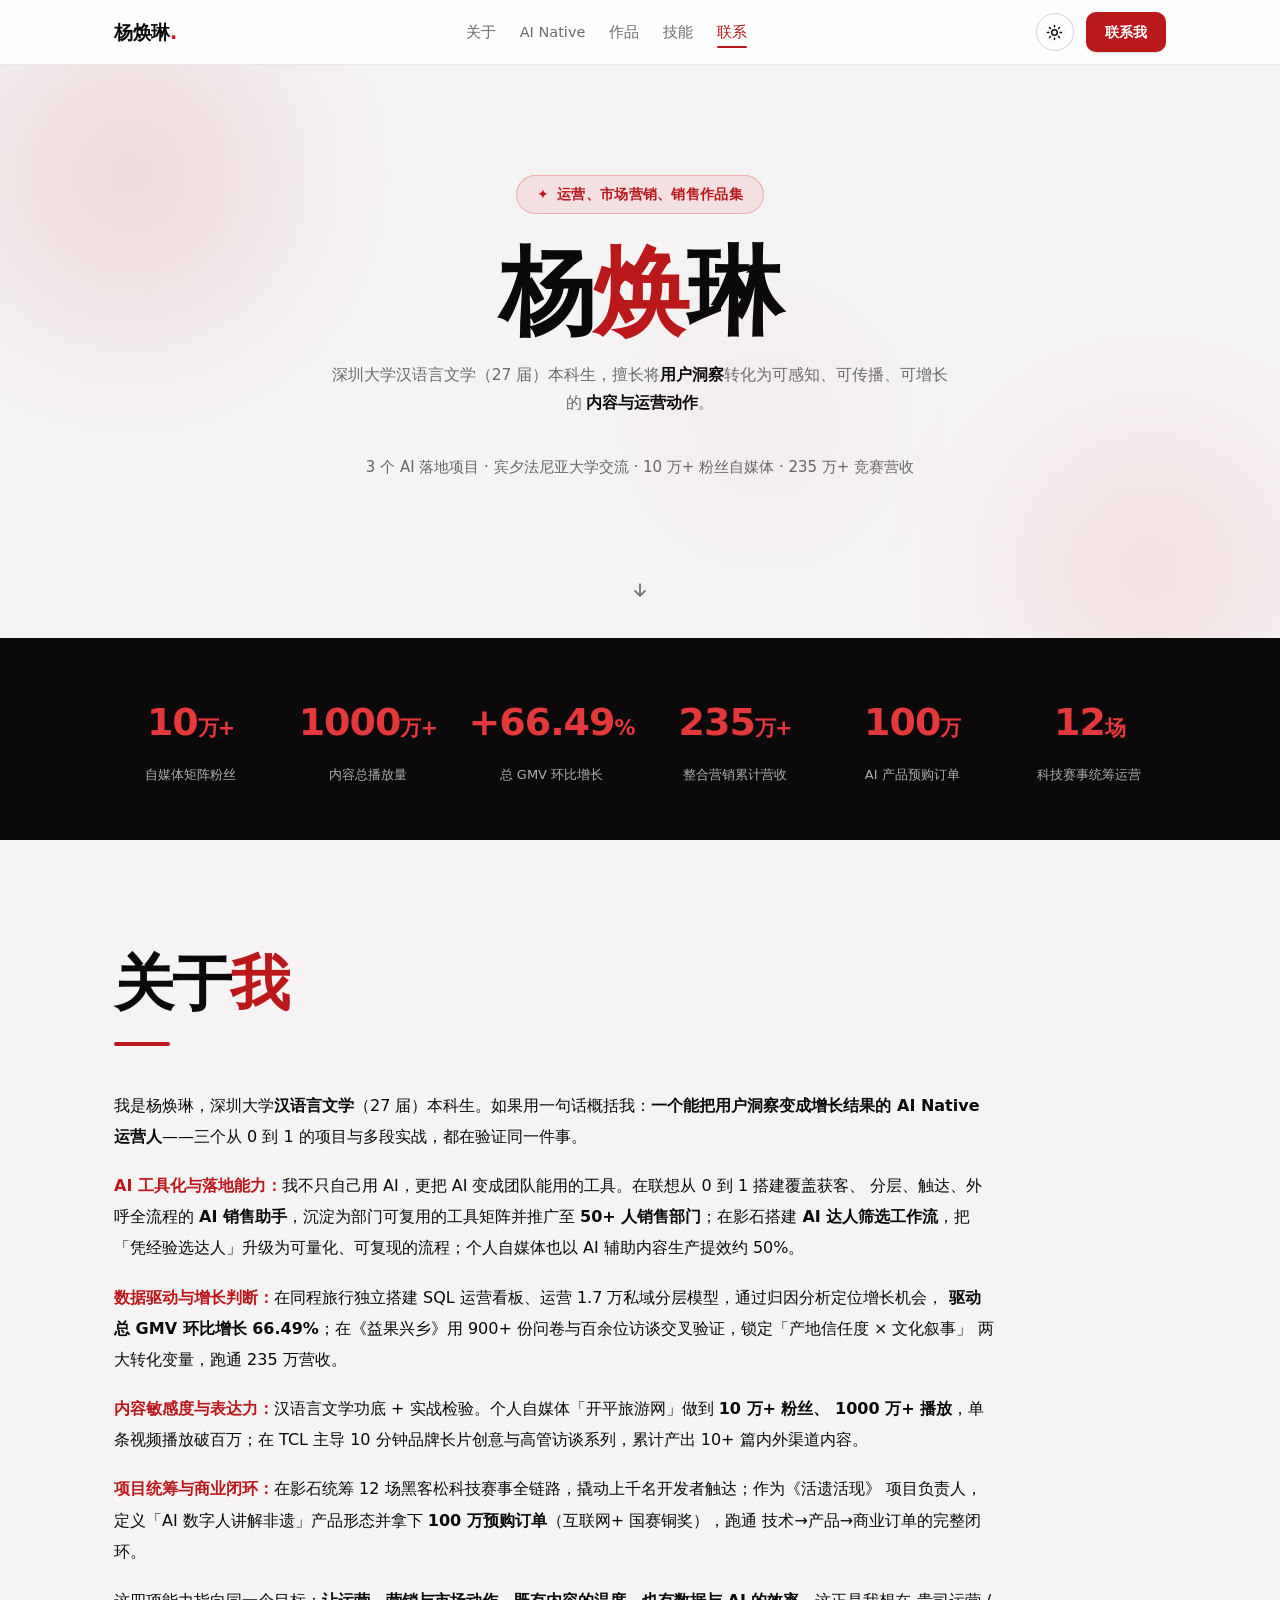
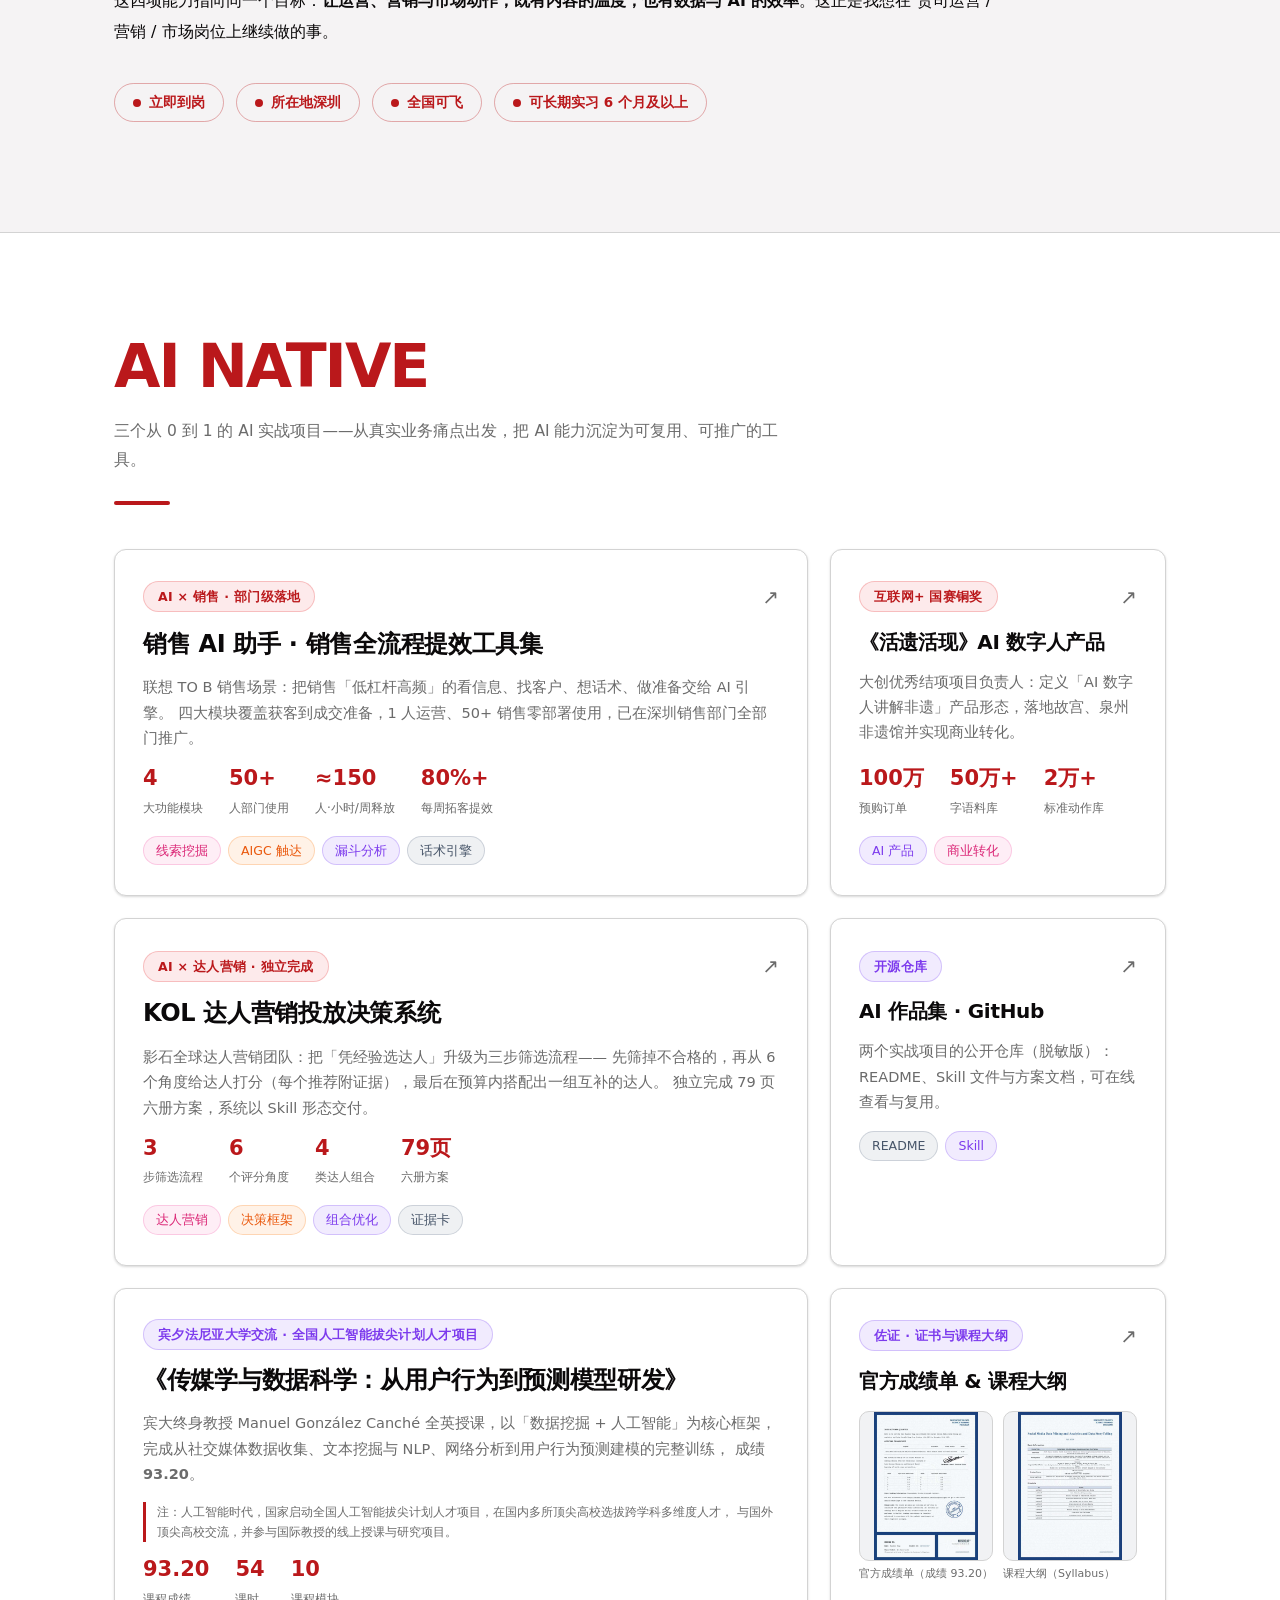
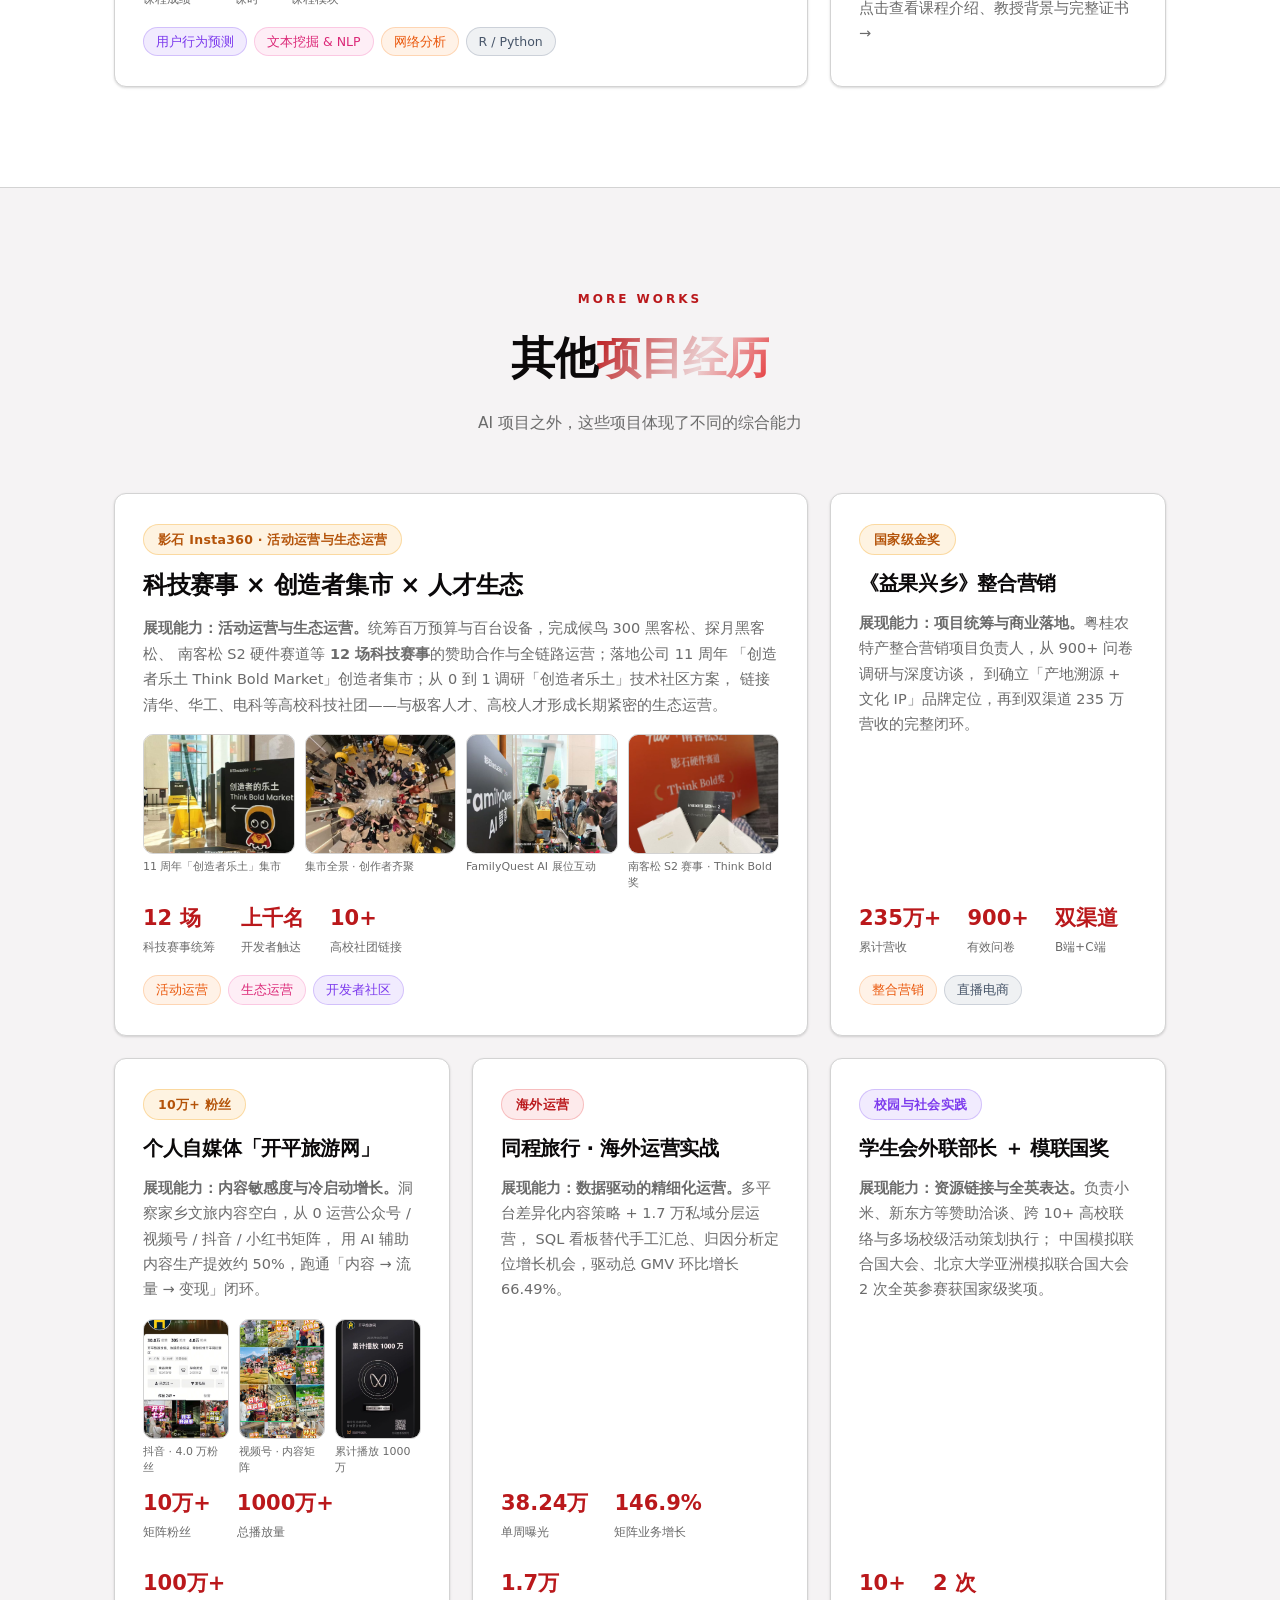
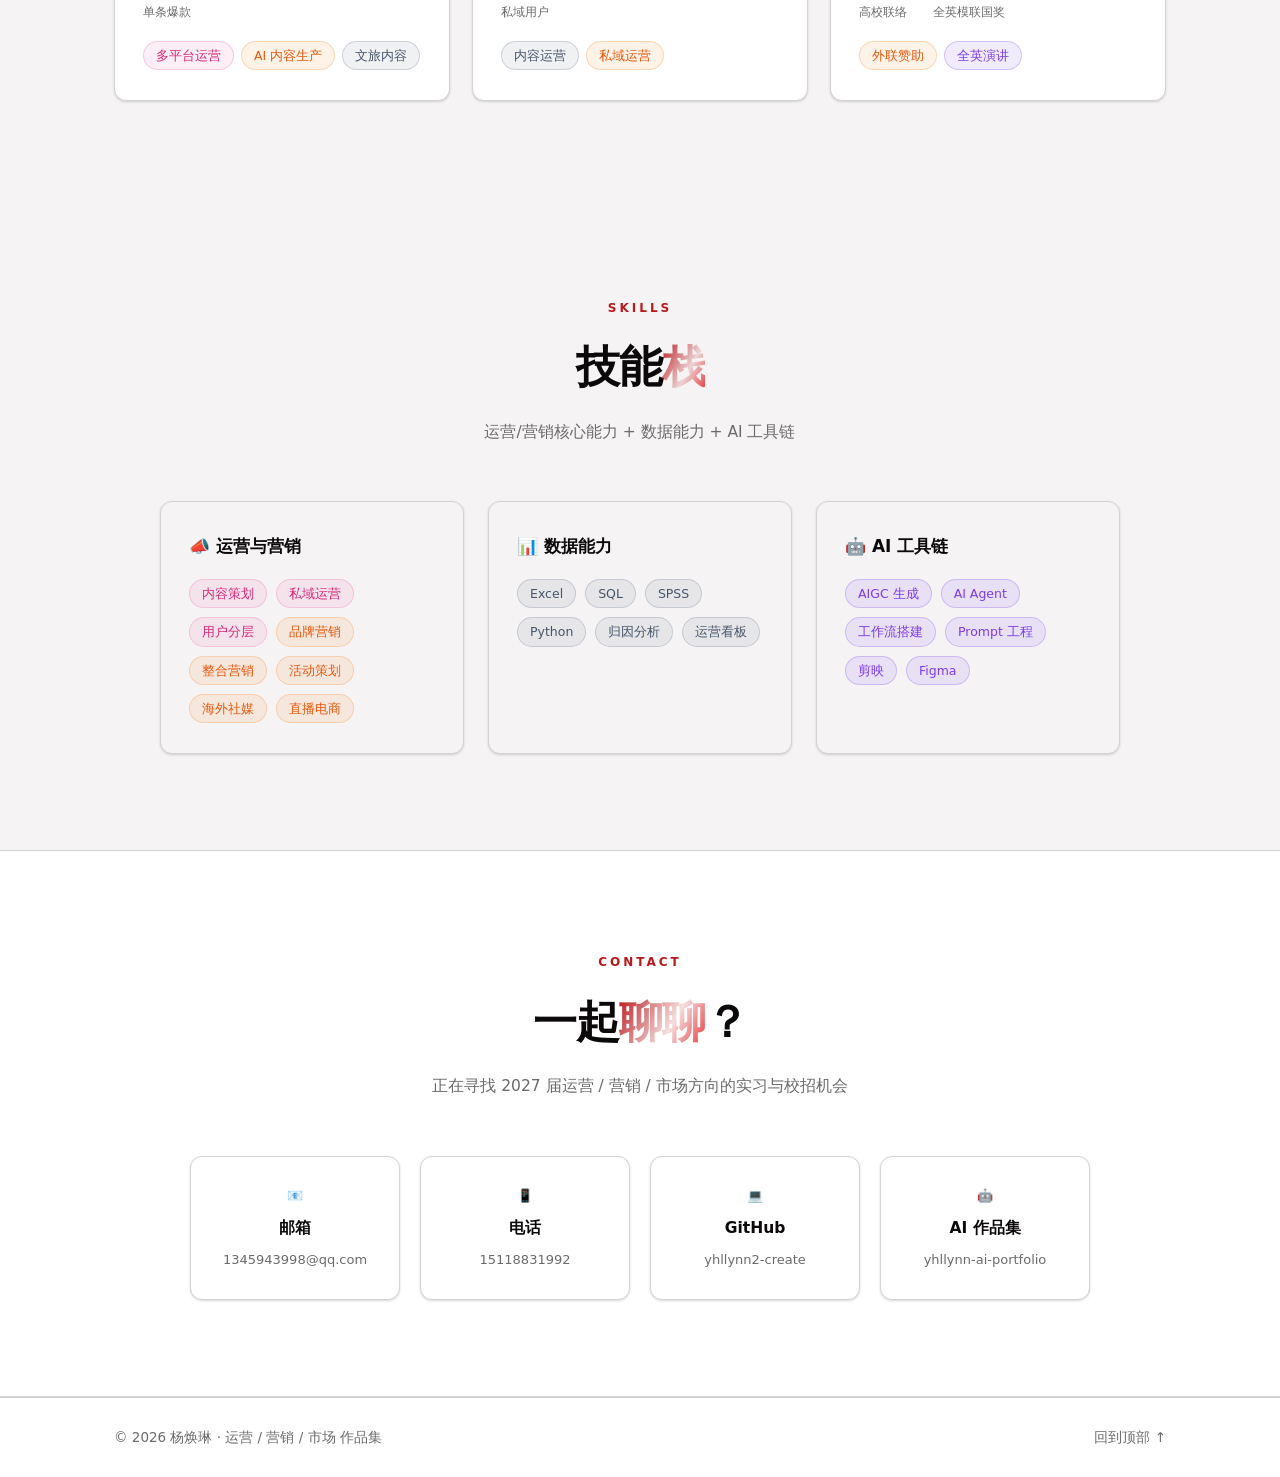
<file: index.html>
<!DOCTYPE html>
<html lang="zh-CN" class="">
<head>
  <meta charset="utf-8" />
  <meta name="viewport" content="width=device-width, initial-scale=1" />
  <title>杨焕琳 | 运营、市场营销、销售作品集</title>
  <meta name="description" content="杨焕琳，深圳大学汉语言文学27届本科生，主攻运营、营销、市场方向。10万+粉丝自媒体操盘、总GMV环比+66.49%、国家级金奖项目负责人。内容策划、数据驱动运营、AI工具链实战。" />
  <meta name="keywords" content="杨焕琳,运营,内容运营,用户运营,市场营销,品牌营销,海外运营,作品集,深圳大学,自媒体,AI营销,AI Native" />
  <meta name="robots" content="index, follow" />
  <meta name="googlebot" content="index, follow, max-video-preview:-1, max-image-preview:large, max-snippet:-1" />
  <meta property="og:title" content="杨焕琳 | 运营、市场营销、销售作品集" />
  <meta property="og:description" content="内容策划、数据驱动运营、整合营销与 AI×营销作品集。" />
  <meta property="og:locale" content="zh_CN" />
  <meta property="og:type" content="website" />
  <meta name="twitter:card" content="summary_large_image" />
  <meta name="twitter:title" content="杨焕琳 | 运营、市场营销、销售作品集" />
  <meta name="twitter:description" content="内容策划、数据驱动运营、整合营销与 AI×营销作品集。" />
  <link rel="stylesheet" href="styles.css" />
  <script type="application/ld+json">
  {
    "@context": "https://schema.org",
    "@type": "Person",
    "name": "杨焕琳",
    "jobTitle": "运营/营销/市场 方向求职",
    "email": "1345943998@qq.com",
    "telephone": "+8615118831992",
    "address": { "@type": "PostalAddress", "addressLocality": "Shenzhen", "addressCountry": "CN" },
    "alumniOf": "深圳大学",
    "knowsAbout": ["内容运营", "用户运营", "市场营销", "品牌营销", "海外运营", "私域运营", "数据分析", "SQL", "AIGC", "AI Agent", "活动策划", "直播电商"]
  }
  </script>
</head>
<body>
  <!-- ===== 吸顶毛玻璃导航 ===== -->
  <header class="nav" id="nav">
    <div class="nav-inner">
      <a href="#hero" class="nav-logo">杨焕琳<span class="nav-logo-dot">.</span></a>
      <nav class="nav-links" id="navLinks">
        <a href="#about" class="nav-link">关于</a>
        <a href="#ai-native" class="nav-link">AI Native</a>
        <a href="#works" class="nav-link">作品</a>
        <a href="#skills" class="nav-link">技能</a>
        <a href="#contact" class="nav-link">联系</a>
      </nav>
      <div class="nav-actions">
        <button class="theme-toggle" id="themeToggle" aria-label="切换明暗主题">
          <svg class="icon-sun" viewBox="0 0 24 24" fill="none" stroke="currentColor" stroke-width="2" stroke-linecap="round" stroke-linejoin="round"><circle cx="12" cy="12" r="4"/><path d="M12 2v2m0 16v2M4.93 4.93l1.41 1.41m11.32 11.32 1.41 1.41M2 12h2m16 0h2M4.93 19.07l1.41-1.41M17.66 6.34l1.41-1.41"/></svg>
          <svg class="icon-moon" viewBox="0 0 24 24" fill="none" stroke="currentColor" stroke-width="2" stroke-linecap="round" stroke-linejoin="round"><path d="M21 12.79A9 9 0 1 1 11.21 3 7 7 0 0 0 21 12.79z"/></svg>
        </button>
        <a href="#contact" class="btn btn-primary nav-cta">联系我</a>
      </div>
    </div>
  </header>

  <main>
    <!-- ===== Hero 区（居中布局，无头像） ===== -->
    <section class="hero hero-center" id="hero">
      <div class="hero-bg" aria-hidden="true">
        <div class="blob blob-1"></div>
        <div class="blob blob-2"></div>
        <div class="blob blob-3"></div>
      </div>
      <div class="hero-center-inner">
        <span class="hero-chip reveal">
          <span class="chip-icon">✦</span>
          运营、市场营销、销售作品集
        </span>
        <h1 class="hero-name reveal">
          <span class="hero-name-black">杨</span><span class="hero-name-red">焕</span><span class="hero-name-black">琳</span>
        </h1>
        <p class="hero-desc reveal">
          深圳大学汉语言文学（27 届）本科生，擅长将<strong>用户洞察</strong>转化为可感知、可传播、可增长的
          <strong>内容与运营动作</strong>。
        </p>
        <p class="hero-desc reveal" style="font-size: 15px; color: #666; margin-top: 4px;">
          3 个 AI 落地项目 · 宾夕法尼亚大学交流 · 10 万+ 粉丝自媒体 · 235 万+ 竞赛营收
        </p>
      </div>
      <a href="#stats" class="hero-scroll" aria-label="向下滚动">
        <svg viewBox="0 0 24 24" fill="none" stroke="currentColor" stroke-width="2" stroke-linecap="round" stroke-linejoin="round"><path d="M12 5v14m0 0 6-6m-6 6-6-6"/></svg>
      </a>
    </section>

    <!-- ===== 数据亮点条 ===== -->
    <section class="stats" id="stats">
      <div class="stats-inner">
        <div class="stat reveal">
          <b class="stat-num">10<span>万+</span></b>
          <span class="stat-label">自媒体矩阵粉丝</span>
        </div>
        <div class="stat reveal">
          <b class="stat-num">1000<span>万+</span></b>
          <span class="stat-label">内容总播放量</span>
        </div>
        <div class="stat reveal">
          <b class="stat-num">+66.49<span>%</span></b>
          <span class="stat-label">总 GMV 环比增长</span>
        </div>
        <div class="stat reveal">
          <b class="stat-num">235<span>万+</span></b>
          <span class="stat-label">整合营销累计营收</span>
        </div>
        <div class="stat reveal">
          <b class="stat-num">100<span>万</span></b>
          <span class="stat-label">AI 产品预购订单</span>
        </div>
        <div class="stat reveal">
          <b class="stat-num">12<span>场</span></b>
          <span class="stat-label">科技赛事统筹运营</span>
        </div>
      </div>
    </section>

    <!-- ===== 关于我（JD 匹配个人介绍） ===== -->
    <section class="section about-prose-section" id="about">
      <div class="container">
        <div class="prose-head reveal">
          <h2 class="prose-title">
            <span class="title-black">关于</span><span class="title-red">我</span>
          </h2>
          <div class="prose-divider"></div>
        </div>

        <div class="prose-body reveal">
          <p>
            我是杨焕琳，深圳大学<b>汉语言文学</b>（27 届）本科生。如果用一句话概括我：<b>一个能把用户洞察变成增长结果的
            AI Native 运营人</b>——三个从 0 到 1 的项目与多段实战，都在验证同一件事。
          </p>
          <p>
            <b class="hl">AI 工具化与落地能力：</b>我不只自己用 AI，更把 AI 变成团队能用的工具。在联想从 0 到 1 搭建覆盖获客、
            分层、触达、外呼全流程的 <b>AI 销售助手</b>，沉淀为部门可复用的工具矩阵并推广至 <b>50+ 人销售部门</b>；在影石搭建
            <b>AI 达人筛选工作流</b>，把「凭经验选达人」升级为可量化、可复现的流程；个人自媒体也以 AI 辅助内容生产提效约 50%。
          </p>
          <p>
            <b class="hl">数据驱动与增长判断：</b>在同程旅行独立搭建 SQL 运营看板、运营 1.7 万私域分层模型，通过归因分析定位增长机会，
            <b>驱动总 GMV 环比增长 66.49%</b>；在《益果兴乡》用 900+ 份问卷与百余位访谈交叉验证，锁定「产地信任度 × 文化叙事」
            两大转化变量，跑通 235 万营收。
          </p>
          <p>
            <b class="hl">内容敏感度与表达力：</b>汉语言文学功底 + 实战检验。个人自媒体「开平旅游网」做到 <b>10 万+ 粉丝、
            1000 万+ 播放</b>，单条视频播放破百万；在 TCL 主导 10 分钟品牌长片创意与高管访谈系列，累计产出 10+ 篇内外渠道内容。
          </p>
          <p>
            <b class="hl">项目统筹与商业闭环：</b>在影石统筹 12 场黑客松科技赛事全链路，撬动上千名开发者触达；作为《活遗活现》
            项目负责人，定义「AI 数字人讲解非遗」产品形态并拿下 <b>100 万预购订单</b>（互联网+ 国赛铜奖），跑通
            技术→产品→商业订单的完整闭环。
          </p>
          <p>
            这四项能力指向同一个目标：<b>让运营、营销与市场动作，既有内容的温度，也有数据与 AI 的效率</b>。这正是我想在
            贵司运营 / 营销 / 市场岗位上继续做的事。
          </p>
        </div>

        <div class="prose-pills reveal">
          <span class="pill"><span class="pill-dot"></span>立即到岗</span>
          <span class="pill"><span class="pill-dot"></span>所在地深圳</span>
          <span class="pill"><span class="pill-dot"></span>全国可飞</span>
          <span class="pill"><span class="pill-dot"></span>可长期实习 6 个月及以上</span>
        </div>
      </div>
    </section>

    <!-- ===== AI NATIVE：三个 AI 实战项目 ===== -->
    <section class="section section-alt ai-native-section" id="ai-native">
      <div class="container">
        <div class="prose-head reveal">
          <h2 class="prose-title">
            <span class="title-red">AI NATIVE</span>
          </h2>
          <p class="prose-subtitle">
            三个从 0 到 1 的 AI 实战项目——从真实业务痛点出发，把 AI 能力沉淀为可复用、可推广的工具。
          </p>
          <div class="prose-divider"></div>
        </div>

        <div class="bento-grid">
          <!-- 大卡片：联想 销售 AI 助手 -->
          <a href="project-sales-ai.html" class="bento-card bento-lg reveal">
            <div class="bento-top">
              <span class="badge badge-red">AI × 销售 · 部门级落地</span>
              <span class="bento-arrow">↗</span>
            </div>
            <h3 class="bento-title">销售 AI 助手 · 销售全流程提效工具集</h3>
            <p class="bento-desc">
              联想 TO B 销售场景：把销售「低杠杆高频」的看信息、找客户、想话术、做准备交给 AI 引擎。
              四大模块覆盖获客到成交准备，1 人运营、50+ 销售零部署使用，已在深圳销售部门全部门推广。
            </p>
            <div class="bento-stats">
              <div><b>4</b><span>大功能模块</span></div>
              <div><b>50+</b><span>人部门使用</span></div>
              <div><b>≈150</b><span>人·小时/周释放</span></div>
              <div><b>80%+</b><span>每周拓客提效</span></div>
            </div>
            <div class="bento-tags">
              <span class="tag tag-pink">线索挖掘</span>
              <span class="tag tag-orange">AIGC 触达</span>
              <span class="tag tag-violet">漏斗分析</span>
              <span class="tag tag-slate">话术引擎</span>
            </div>
          </a>

          <!-- 活遗活现 -->
          <a href="project-hyhx.html" class="bento-card reveal">
            <div class="bento-top">
              <span class="badge badge-red">互联网+ 国赛铜奖</span>
              <span class="bento-arrow">↗</span>
            </div>
            <h3 class="bento-title">《活遗活现》AI 数字人产品</h3>
            <p class="bento-desc">
              大创优秀结项项目负责人：定义「AI 数字人讲解非遗」产品形态，落地故宫、泉州非遗馆并实现商业转化。
            </p>
            <div class="bento-stats">
              <div><b>100万</b><span>预购订单</span></div>
              <div><b>50万+</b><span>字语料库</span></div>
              <div><b>2万+</b><span>标准动作库</span></div>
            </div>
            <div class="bento-tags">
              <span class="tag tag-violet">AI 产品</span>
              <span class="tag tag-pink">商业转化</span>
            </div>
          </a>

          <!-- 大卡片：影石 KOL 达人营销投放决策系统 -->
          <a href="project-insta360-kol.html" class="bento-card bento-lg reveal">
            <div class="bento-top">
              <span class="badge badge-red">AI × 达人营销 · 独立完成</span>
              <span class="bento-arrow">↗</span>
            </div>
            <h3 class="bento-title">KOL 达人营销投放决策系统</h3>
            <p class="bento-desc">
              影石全球达人营销团队：把「凭经验选达人」升级为三步筛选流程——
              先筛掉不合格的，再从 6 个角度给达人打分（每个推荐附证据），最后在预算内搭配出一组互补的达人。
              独立完成 79 页六册方案，系统以 Skill 形态交付。
            </p>
            <div class="bento-stats">
              <div><b>3</b><span>步筛选流程</span></div>
              <div><b>6</b><span>个评分角度</span></div>
              <div><b>4</b><span>类达人组合</span></div>
              <div><b>79页</b><span>六册方案</span></div>
            </div>
            <div class="bento-tags">
              <span class="tag tag-pink">达人营销</span>
              <span class="tag tag-orange">决策框架</span>
              <span class="tag tag-violet">组合优化</span>
              <span class="tag tag-slate">证据卡</span>
            </div>
          </a>

          <!-- GitHub 仓库小卡 -->
          <a href="https://github.com/yhllynn2-create/yhllynn-ai-portfolio" target="_blank" rel="noopener" class="bento-card reveal">
            <div class="bento-top">
              <span class="badge badge-violet">开源仓库</span>
              <span class="bento-arrow">↗</span>
            </div>
            <h3 class="bento-title">AI 作品集 · GitHub</h3>
            <p class="bento-desc">
              两个实战项目的公开仓库（脱敏版）：README、Skill 文件与方案文档，可在线查看与复用。
            </p>
            <div class="bento-tags">
              <span class="tag tag-slate">README</span>
              <span class="tag tag-violet">Skill</span>
            </div>
          </a>

          <!-- 宾夕法尼亚大学交流 -->
          <div class="bento-card bento-lg reveal">
            <div class="bento-top">
              <span class="badge badge-violet">宾夕法尼亚大学交流 · 全国人工智能拔尖计划人才项目</span>
            </div>
            <h3 class="bento-title">《传媒学与数据科学：从用户行为到预测模型研发》</h3>
            <p class="bento-desc">
              宾大终身教授 Manuel González Canché 全英授课，以「数据挖掘 + 人工智能」为核心框架，
              完成从社交媒体数据收集、文本挖掘与 NLP、网络分析到用户行为预测建模的完整训练，
              成绩 <b>93.20</b>。
            </p>
            <p class="note-small">
              注：人工智能时代，国家启动全国人工智能拔尖计划人才项目，在国内多所顶尖高校选拔跨学科多维度人才，
              与国外顶尖高校交流，并参与国际教授的线上授课与研究项目。
            </p>
            <div class="bento-stats">
              <div><b>93.20</b><span>课程成绩</span></div>
              <div><b>54</b><span>课时</span></div>
              <div><b>10</b><span>课程模块</span></div>
            </div>
            <div class="bento-tags">
              <span class="tag tag-violet">用户行为预测</span>
              <span class="tag tag-pink">文本挖掘 &amp; NLP</span>
              <span class="tag tag-orange">网络分析</span>
              <span class="tag tag-slate">R / Python</span>
            </div>
          </div>

          <!-- 宾大交流佐证 -->
          <a href="project-upenn.html" class="bento-card reveal">
            <div class="bento-top">
              <span class="badge badge-violet">佐证 · 证书与课程大纲</span>
              <span class="bento-arrow">↗</span>
            </div>
            <h3 class="bento-title">官方成绩单 &amp; 课程大纲</h3>
            <div class="card-gallery card-gallery-2">
              <figure>
                <img src="assets/upenn/transcript.jpg" alt="宾大交流课程官方成绩单" loading="lazy" />
                <figcaption>官方成绩单（成绩 93.20）</figcaption>
              </figure>
              <figure>
                <img src="assets/upenn/syllabus.jpg" alt="宾大交流课程大纲" loading="lazy" />
                <figcaption>课程大纲（Syllabus）</figcaption>
              </figure>
            </div>
            <p class="bento-desc">点击查看课程介绍、教授背景与完整证书 →</p>
          </a>
        </div>
      </div>
    </section>

    <!-- ===== 其他项目经历 ===== -->
    <section class="section" id="works">
      <div class="container">
        <div class="section-head reveal">
          <span class="section-kicker">MORE WORKS</span>
          <h2 class="section-title">其他<span class="gradient-text">项目经历</span></h2>
          <p class="section-desc">AI 项目之外，这些项目体现了不同的综合能力</p>
        </div>
        <div class="bento-grid">
          <!-- 影石：活动运营与生态运营 -->
          <div class="bento-card bento-lg reveal">
            <div class="bento-top">
              <span class="badge badge-gold">影石 Insta360 · 活动运营与生态运营</span>
            </div>
            <h3 class="bento-title">科技赛事 × 创造者集市 × 人才生态</h3>
            <p class="bento-desc">
              <b>展现能力：活动运营与生态运营。</b>统筹百万预算与百台设备，完成候鸟 300 黑客松、探月黑客松、
              南客松 S2 硬件赛道等 <b>12 场科技赛事</b>的赞助合作与全链路运营；落地公司 11 周年
              「创造者乐土 Think Bold Market」创造者集市；从 0 到 1 调研「创造者乐土」技术社区方案，
              链接清华、华工、电科等高校科技社团——与极客人才、高校人才形成长期紧密的生态运营。
            </p>
            <div class="card-gallery">
              <figure>
                <img src="assets/insta360/think-bold-market.jpg" alt="影石11周年创造者乐土 Think Bold Market" loading="lazy" />
                <figcaption>11 周年「创造者乐土」集市</figcaption>
              </figure>
              <figure>
                <img src="assets/insta360/market-aerial.jpg" alt="创造者集市全景，开发者与创作者齐聚" loading="lazy" />
                <figcaption>集市全景 · 创作者齐聚</figcaption>
              </figure>
              <figure>
                <img src="assets/insta360/familyquest-booth.jpg" alt="FamilyQuest AI 管家展位现场互动" loading="lazy" />
                <figcaption>FamilyQuest AI 展位互动</figcaption>
              </figure>
              <figure>
                <img src="assets/insta360/hackathon-award.jpg" alt="南客松S2影石硬件赛道 Think Bold 奖" loading="lazy" />
                <figcaption>南客松 S2 赛事 · Think Bold 奖</figcaption>
              </figure>
            </div>
            <div class="bento-stats">
              <div><b>12 场</b><span>科技赛事统筹</span></div>
              <div><b>上千名</b><span>开发者触达</span></div>
              <div><b>10+</b><span>高校社团链接</span></div>
            </div>
            <div class="bento-tags">
              <span class="tag tag-orange">活动运营</span>
              <span class="tag tag-pink">生态运营</span>
              <span class="tag tag-violet">开发者社区</span>
            </div>
          </div>

          <!-- 益果兴乡 -->
          <div class="bento-card reveal">
            <div class="bento-top">
              <span class="badge badge-gold">国家级金奖</span>
            </div>
            <h3 class="bento-title">《益果兴乡》整合营销</h3>
            <p class="bento-desc">
              <b>展现能力：项目统筹与商业落地。</b>粤桂农特产整合营销项目负责人，从 900+ 问卷调研与深度访谈，
              到确立「产地溯源 + 文化 IP」品牌定位，再到双渠道 235 万营收的完整闭环。
            </p>
            <div class="bento-stats">
              <div><b>235万+</b><span>累计营收</span></div>
              <div><b>900+</b><span>有效问卷</span></div>
              <div><b>双渠道</b><span>B端+C端</span></div>
            </div>
            <div class="bento-tags">
              <span class="tag tag-orange">整合营销</span>
              <span class="tag tag-slate">直播电商</span>
            </div>
          </div>

          <!-- 自媒体 -->
          <div class="bento-card reveal">
            <div class="bento-top">
              <span class="badge badge-gold">10万+ 粉丝</span>
            </div>
            <h3 class="bento-title">个人自媒体「开平旅游网」</h3>
            <p class="bento-desc">
              <b>展现能力：内容敏感度与冷启动增长。</b>洞察家乡文旅内容空白，从 0 运营公众号 / 视频号 / 抖音 / 小红书矩阵，
              用 AI 辅助内容生产提效约 50%，跑通「内容 → 流量 → 变现」闭环。
            </p>
            <div class="card-gallery">
              <figure>
                <img src="assets/media/douyin-profile.jpg" alt="抖音号主页：4.0万粉丝、30.0万获赞" loading="lazy" />
                <figcaption>抖音 · 4.0 万粉丝</figcaption>
              </figure>
              <figure>
                <img src="assets/media/channels-profile.jpg" alt="视频号主页矩阵内容" loading="lazy" />
                <figcaption>视频号 · 内容矩阵</figcaption>
              </figure>
              <figure>
                <img src="assets/media/10m-views.jpg" alt="视频号累计播放1000万官方证明" loading="lazy" />
                <figcaption>累计播放 1000 万</figcaption>
              </figure>
            </div>
            <div class="bento-stats">
              <div><b>10万+</b><span>矩阵粉丝</span></div>
              <div><b>1000万+</b><span>总播放量</span></div>
              <div><b>100万+</b><span>单条爆款</span></div>
            </div>
            <div class="bento-tags">
              <span class="tag tag-pink">多平台运营</span>
              <span class="tag tag-orange">AI 内容生产</span>
              <span class="tag tag-slate">文旅内容</span>
            </div>
          </div>

          <!-- 同程海外运营 -->
          <div class="bento-card reveal">
            <div class="bento-top">
              <span class="badge badge-red">海外运营</span>
            </div>
            <h3 class="bento-title">同程旅行 · 海外运营实战</h3>
            <p class="bento-desc">
              <b>展现能力：数据驱动的精细化运营。</b>多平台差异化内容策略 + 1.7 万私域分层运营，
              SQL 看板替代手工汇总、归因分析定位增长机会，驱动总 GMV 环比增长 66.49%。
            </p>
            <div class="bento-stats">
              <div><b>38.24万</b><span>单周曝光</span></div>
              <div><b>146.9%</b><span>矩阵业务增长</span></div>
              <div><b>1.7万</b><span>私域用户</span></div>
            </div>
            <div class="bento-tags">
              <span class="tag tag-slate">内容运营</span>
              <span class="tag tag-orange">私域运营</span>
            </div>
          </div>

          <!-- 校园与社会实践 -->
          <div class="bento-card reveal">
            <div class="bento-top">
              <span class="badge badge-violet">校园与社会实践</span>
            </div>
            <h3 class="bento-title">学生会外联部长 ＋ 模联国奖</h3>
            <p class="bento-desc">
              <b>展现能力：资源链接与全英表达。</b>负责小米、新东方等赞助洽谈、跨 10+ 高校联络与多场校级活动策划执行；
              中国模拟联合国大会、北京大学亚洲模拟联合国大会 2 次全英参赛获国家级奖项。
            </p>
            <div class="bento-stats">
              <div><b>10+</b><span>高校联络</span></div>
              <div><b>2 次</b><span>全英模联国奖</span></div>
            </div>
            <div class="bento-tags">
              <span class="tag tag-orange">外联赞助</span>
              <span class="tag tag-violet">全英演讲</span>
            </div>
          </div>
        </div>
      </div>
    </section>


    <!-- ===== 技能标签 ===== -->
    <section class="section" id="skills">
      <div class="container">
        <div class="section-head reveal">
          <span class="section-kicker">SKILLS</span>
          <h2 class="section-title">技能<span class="gradient-text">栈</span></h2>
          <p class="section-desc">运营/营销核心能力 + 数据能力 + AI 工具链</p>
        </div>
        <div class="skills-grid">
          <div class="skill-group reveal">
            <h3>📣 运营与营销</h3>
            <div class="skill-tags">
              <span class="tag tag-pink">内容策划</span>
              <span class="tag tag-pink">私域运营</span>
              <span class="tag tag-pink">用户分层</span>
              <span class="tag tag-orange">品牌营销</span>
              <span class="tag tag-orange">整合营销</span>
              <span class="tag tag-orange">活动策划</span>
              <span class="tag tag-orange">海外社媒</span>
              <span class="tag tag-orange">直播电商</span>
            </div>
          </div>
          <div class="skill-group reveal">
            <h3>📊 数据能力</h3>
            <div class="skill-tags">
              <span class="tag tag-slate">Excel</span>
              <span class="tag tag-slate">SQL</span>
              <span class="tag tag-slate">SPSS</span>
              <span class="tag tag-slate">Python</span>
              <span class="tag tag-slate">归因分析</span>
              <span class="tag tag-slate">运营看板</span>
            </div>
          </div>
          <div class="skill-group reveal">
            <h3>🤖 AI 工具链</h3>
            <div class="skill-tags">
              <span class="tag tag-violet">AIGC 生成</span>
              <span class="tag tag-violet">AI Agent</span>
              <span class="tag tag-violet">工作流搭建</span>
              <span class="tag tag-violet">Prompt 工程</span>
              <span class="tag tag-violet">剪映</span>
              <span class="tag tag-violet">Figma</span>
            </div>
          </div>
        </div>
      </div>
    </section>

    <!-- ===== 联系 ===== -->
    <section class="section section-alt contact" id="contact">
      <div class="container">
        <div class="section-head reveal">
          <span class="section-kicker">CONTACT</span>
          <h2 class="section-title">一起<span class="gradient-text">聊聊</span>？</h2>
          <p class="section-desc">正在寻找 2027 届运营 / 营销 / 市场方向的实习与校招机会</p>
        </div>
        <div class="contact-grid reveal">
          <a href="mailto:1345943998@qq.com" class="contact-card">
            <span class="contact-icon">📧</span>
            <b>邮箱</b>
            <span>1345943998@qq.com</span>
          </a>
          <a href="tel:15118831992" class="contact-card">
            <span class="contact-icon">📱</span>
            <b>电话</b>
            <span>15118831992</span>
          </a>
          <a href="https://github.com/yhllynn2-create" target="_blank" rel="noopener" class="contact-card">
            <span class="contact-icon">💻</span>
            <b>GitHub</b>
            <span>yhllynn2-create</span>
          </a>
          <a href="https://github.com/yhllynn2-create/yhllynn-ai-portfolio" target="_blank" rel="noopener" class="contact-card">
            <span class="contact-icon">🤖</span>
            <b>AI 作品集</b>
            <span>yhllynn-ai-portfolio</span>
          </a>
        </div>
      </div>
    </section>
  </main>

  <!-- ===== 页脚 ===== -->
  <footer class="footer">
    <div class="container footer-inner">
      <p>© 2026 杨焕琳 · 运营 / 营销 / 市场 作品集</p>
      <p class="footer-links">
        <a href="#hero">回到顶部 ↑</a>
      </p>
    </div>
  </footer>

  <script src="script.js"></script>
</body>
</html>
</file>
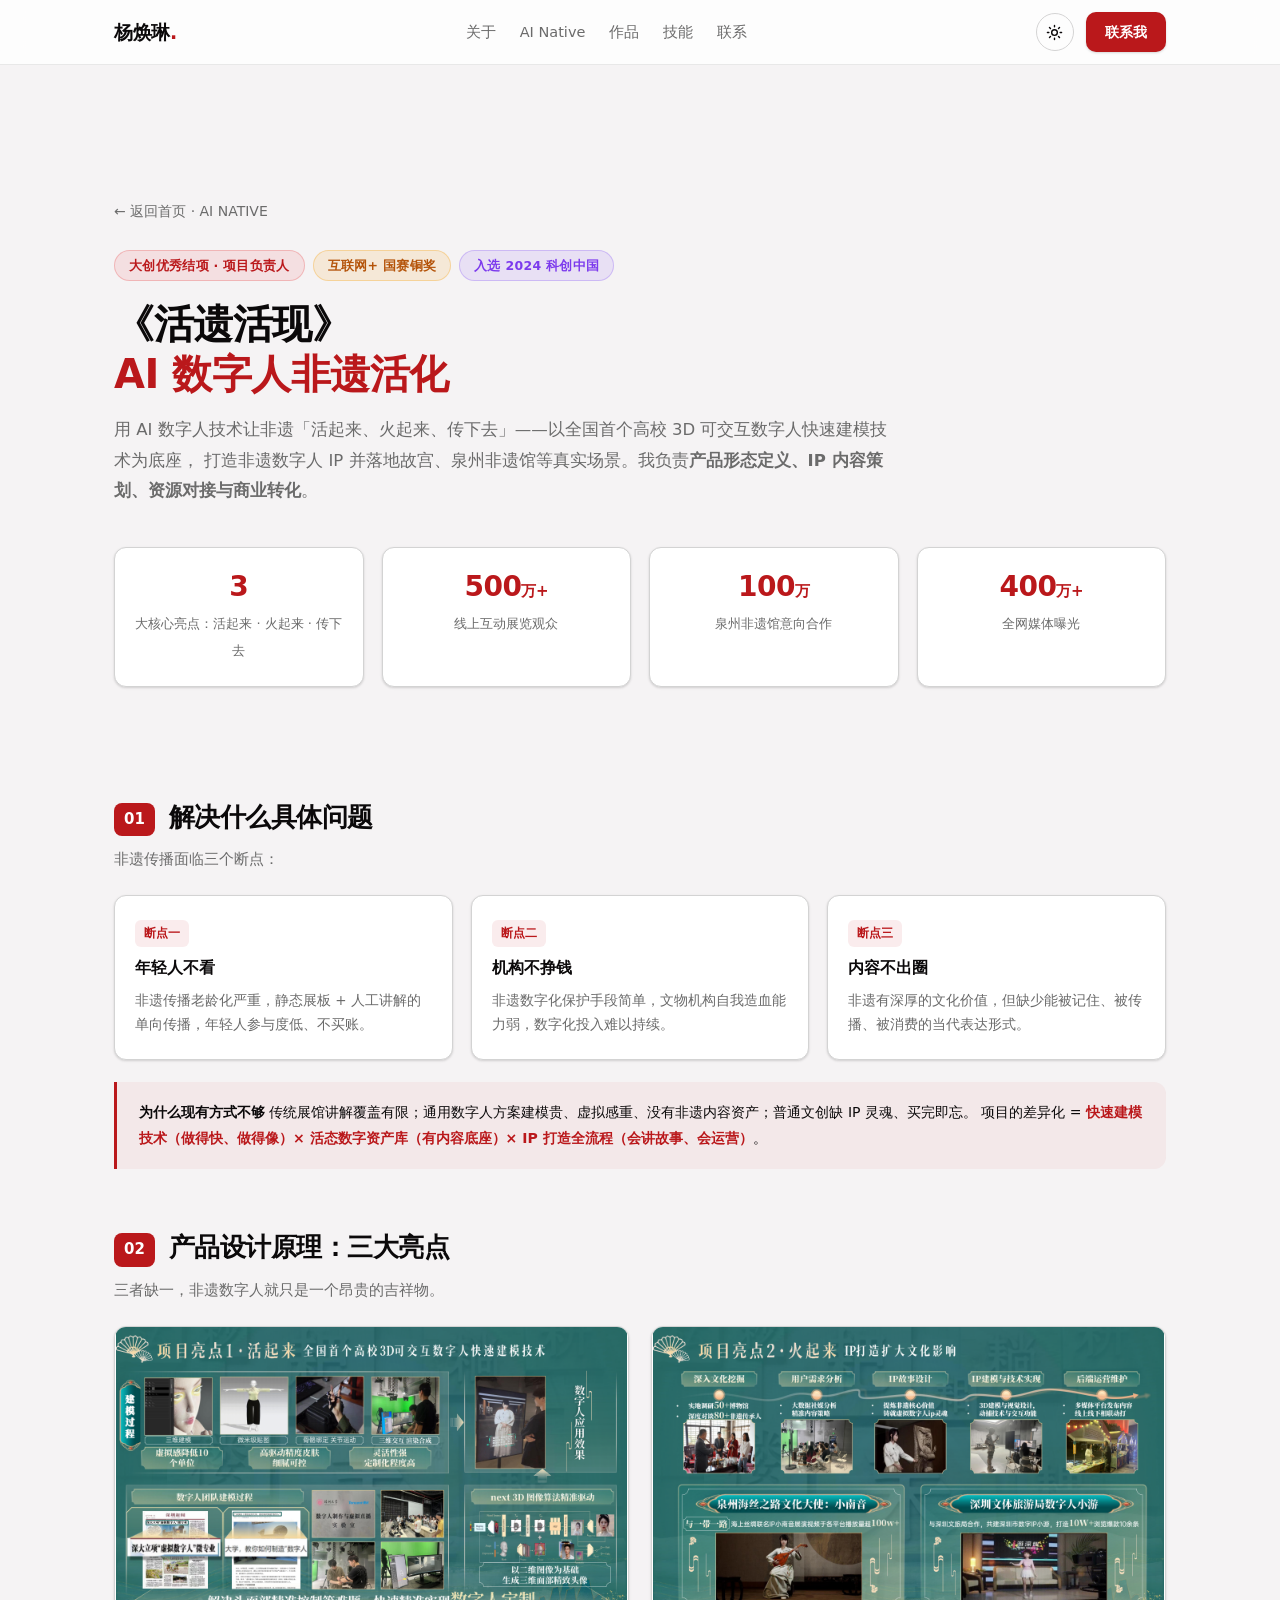
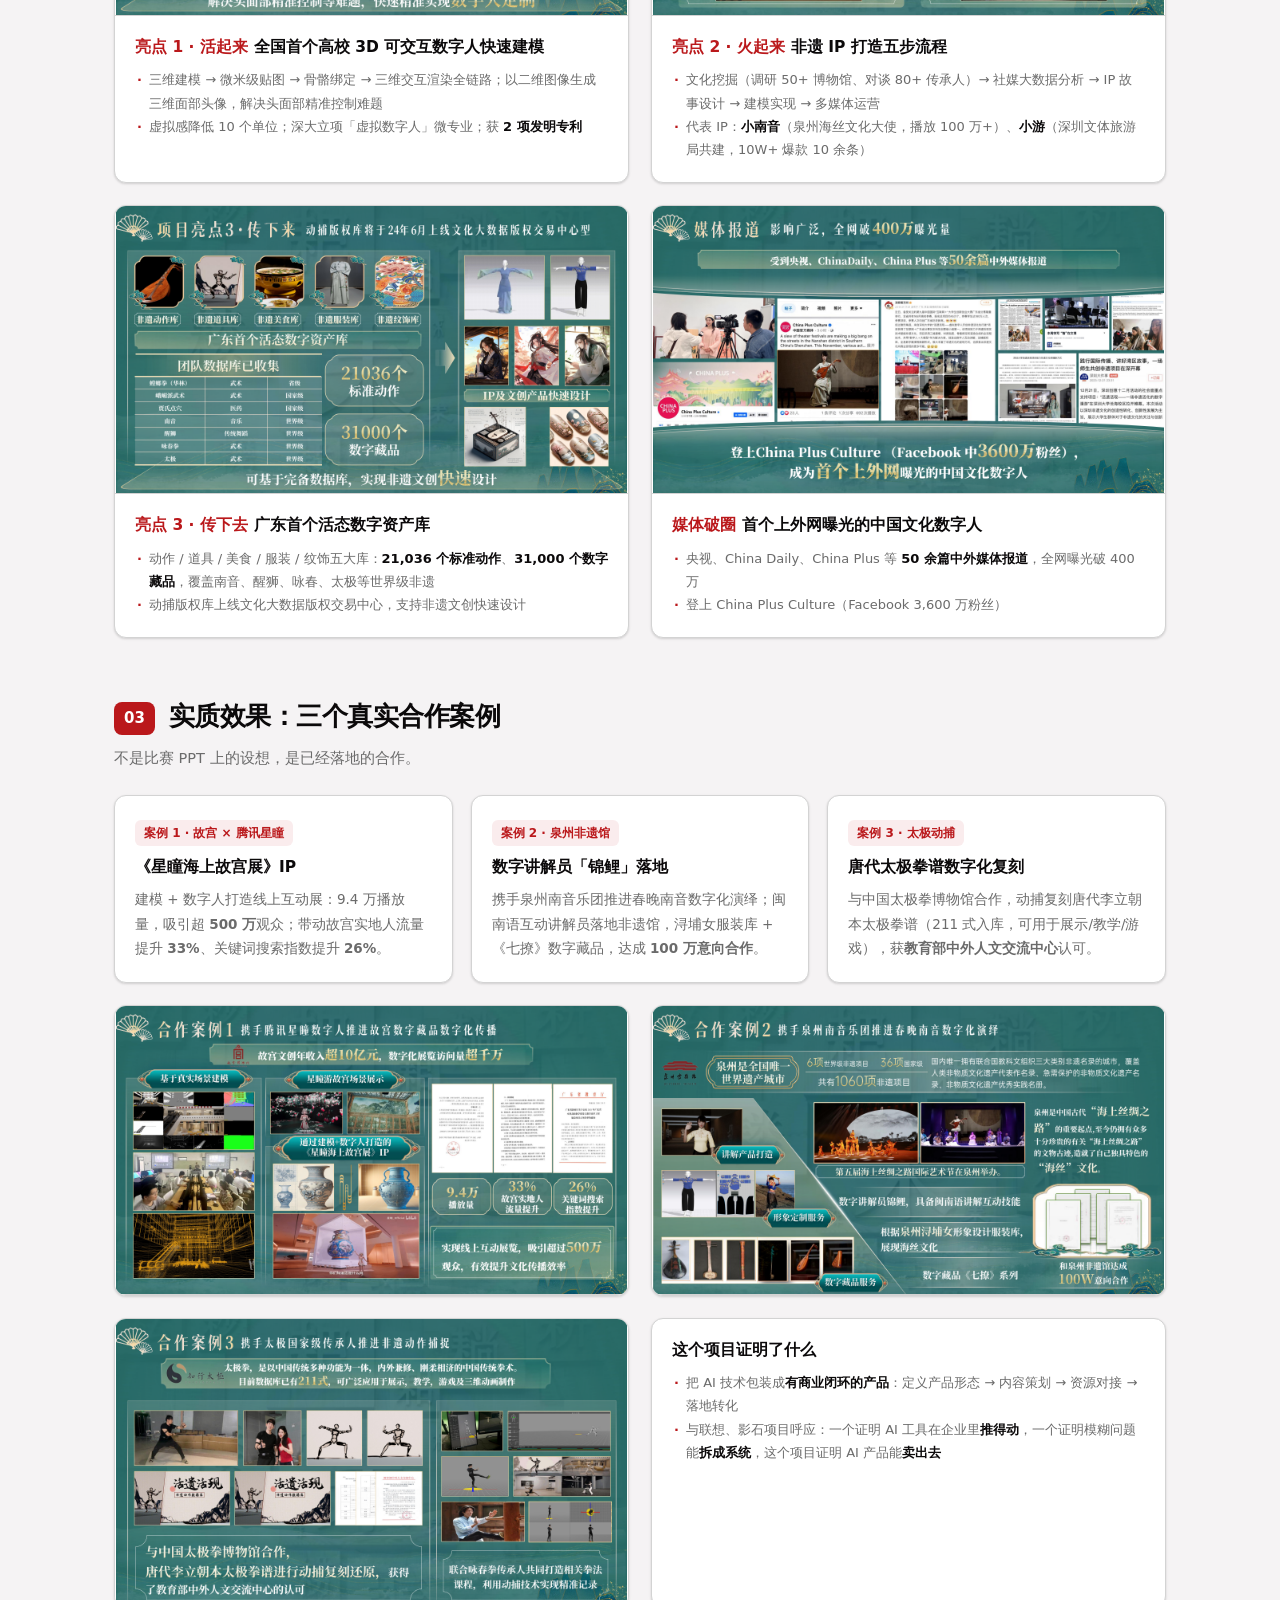
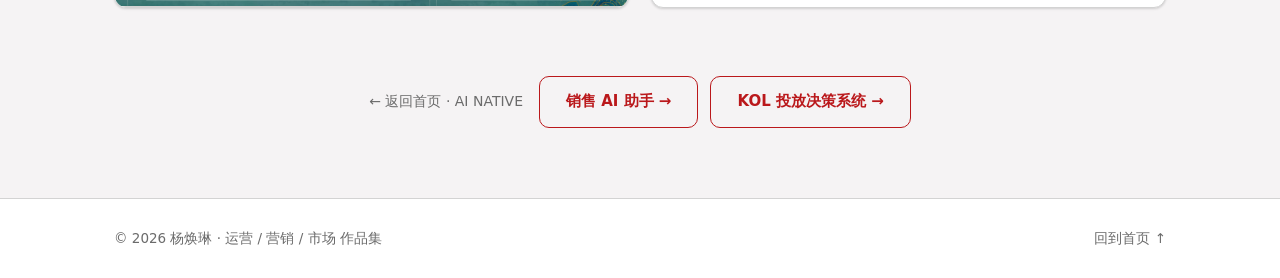
<file: project-hyhx.html>
<!DOCTYPE html>
<html lang="zh-CN" class="">
<head>
  <meta charset="utf-8" />
  <meta name="viewport" content="width=device-width, initial-scale=1" />
  <title>《活遗活现》AI 数字人非遗活化 | 杨焕琳</title>
  <meta name="description" content="《活遗活现》：用 AI 数字人技术让非遗活起来、火起来、传下去——全国首个高校 3D 可交互数字人快速建模技术，落地故宫、泉州非遗馆，全网曝光 400 万+。大创优秀结项项目负责人，互联网+ 国赛铜奖。" />
  <link rel="stylesheet" href="styles.css" />
  <link rel="stylesheet" href="project.css" />
</head>
<body>
  <!-- ===== 吸顶毛玻璃导航 ===== -->
  <header class="nav" id="nav">
    <div class="nav-inner">
      <a href="index.html" class="nav-logo">杨焕琳<span class="nav-logo-dot">.</span></a>
      <nav class="nav-links" id="navLinks">
        <a href="index.html#about" class="nav-link">关于</a>
        <a href="index.html#ai-native" class="nav-link">AI Native</a>
        <a href="index.html#works" class="nav-link">作品</a>
        
        <a href="index.html#skills" class="nav-link">技能</a>
        <a href="index.html#contact" class="nav-link">联系</a>
      </nav>
      <div class="nav-actions">
        <button class="theme-toggle" id="themeToggle" aria-label="切换明暗主题">
          <svg class="icon-sun" viewBox="0 0 24 24" fill="none" stroke="currentColor" stroke-width="2" stroke-linecap="round" stroke-linejoin="round"><circle cx="12" cy="12" r="4"/><path d="M12 2v2m0 16v2M4.93 4.93l1.41 1.41m11.32 11.32 1.41 1.41M2 12h2m16 0h2M4.93 19.07l1.41-1.41M17.66 6.34l1.41-1.41"/></svg>
          <svg class="icon-moon" viewBox="0 0 24 24" fill="none" stroke="currentColor" stroke-width="2" stroke-linecap="round" stroke-linejoin="round"><path d="M21 12.79A9 9 0 1 1 11.21 3 7 7 0 0 0 21 12.79z"/></svg>
        </button>
        <a href="index.html#contact" class="btn btn-primary nav-cta">联系我</a>
      </div>
    </div>
  </header>

  <main>
    <!-- ===== 页面头 ===== -->
    <section class="ph">
      <div class="container">
        <a href="index.html#ai-native" class="back-link">← 返回首页 · AI NATIVE</a>
        <div class="ph-badges">
          <span class="badge badge-red">大创优秀结项 · 项目负责人</span>
          <span class="badge badge-gold">互联网+ 国赛铜奖</span>
          <span class="badge badge-violet">入选 2024 科创中国</span>
        </div>
        <h1 class="ph-title">《活遗活现》<br /><span class="ph-accent">AI 数字人非遗活化</span></h1>
        <p class="ph-sub">
          用 AI 数字人技术让非遗「活起来、火起来、传下去」——以全国首个高校 3D 可交互数字人快速建模技术为底座，
          打造非遗数字人 IP 并落地故宫、泉州非遗馆等真实场景。我负责<b>产品形态定义、IP 内容策划、资源对接与商业转化</b>。
        </p>

        <div class="stat-strip">
          <div class="stat-cell"><b>3</b><span>大核心亮点：活起来 · 火起来 · 传下去</span></div>
          <div class="stat-cell"><b>500<small>万+</small></b><span>线上互动展览观众</span></div>
          <div class="stat-cell"><b>100<small>万</small></b><span>泉州非遗馆意向合作</span></div>
          <div class="stat-cell"><b>400<small>万+</small></b><span>全网媒体曝光</span></div>
        </div>
      </div>
    </section>

    <!-- ===== ① 解决什么具体问题 ===== -->
    <section class="sec">
      <div class="container">
        <div class="sec-head"><span class="sec-num">01</span><h2 class="sec-title">解决什么具体问题</h2></div>
        <p class="sec-desc">非遗传播面临三个断点：</p>
        <div class="card-grid-3">
          <div class="pcard">
            <span class="pc-tag">断点一</span>
            <h4>年轻人不看</h4>
            <p>非遗传播老龄化严重，静态展板 + 人工讲解的单向传播，年轻人参与度低、不买账。</p>
          </div>
          <div class="pcard">
            <span class="pc-tag">断点二</span>
            <h4>机构不挣钱</h4>
            <p>非遗数字化保护手段简单，文物机构自我造血能力弱，数字化投入难以持续。</p>
          </div>
          <div class="pcard">
            <span class="pc-tag">断点三</span>
            <h4>内容不出圈</h4>
            <p>非遗有深厚的文化价值，但缺少能被记住、被传播、被消费的当代表达形式。</p>
          </div>
        </div>
        <div class="callout">
          <span class="callout-title">为什么现有方式不够</span>
          传统展馆讲解覆盖有限；通用数字人方案建模贵、虚拟感重、没有非遗内容资产；普通文创缺 IP 灵魂、买完即忘。
          项目的差异化 = <b>快速建模技术（做得快、做得像）× 活态数字资产库（有内容底座）× IP 打造全流程（会讲故事、会运营）</b>。
        </div>
      </div>
    </section>

    <!-- ===== ② 产品设计原理：三大亮点 ===== -->
    <section class="sec">
      <div class="container">
        <div class="sec-head"><span class="sec-num">02</span><h2 class="sec-title">产品设计原理：三大亮点</h2></div>
        <p class="sec-desc">三者缺一，非遗数字人就只是一个昂贵的吉祥物。</p>
        <div class="module-grid">
          <div class="module-card">
            <img src="assets/hyhx/highlight-1.png" alt="亮点1 活起来：3D 可交互数字人快速建模" loading="lazy" />
            <div class="mc-body">
              <h4><span class="mc-no">亮点 1 · 活起来</span>全国首个高校 3D 可交互数字人快速建模</h4>
              <ul>
                <li>三维建模 → 微米级贴图 → 骨骼绑定 → 三维交互渲染全链路；以二维图像生成三维面部头像，解决头面部精准控制难题</li>
                <li>虚拟感降低 10 个单位；深大立项「虚拟数字人」微专业；获 <b>2 项发明专利</b></li>
              </ul>
            </div>
          </div>
          <div class="module-card">
            <img src="assets/hyhx/highlight-2.png" alt="亮点2 火起来：IP 打造扩大文化影响" loading="lazy" />
            <div class="mc-body">
              <h4><span class="mc-no">亮点 2 · 火起来</span>非遗 IP 打造五步流程</h4>
              <ul>
                <li>文化挖掘（调研 50+ 博物馆、对谈 80+ 传承人）→ 社媒大数据分析 → IP 故事设计 → 建模实现 → 多媒体运营</li>
                <li>代表 IP：<b>小南音</b>（泉州海丝文化大使，播放 100 万+）、<b>小游</b>（深圳文体旅游局共建，10W+ 爆款 10 余条）</li>
              </ul>
            </div>
          </div>
          <div class="module-card">
            <img src="assets/hyhx/highlight-3.png" alt="亮点3 传下来：活态数字资产库" loading="lazy" />
            <div class="mc-body">
              <h4><span class="mc-no">亮点 3 · 传下去</span>广东首个活态数字资产库</h4>
              <ul>
                <li>动作 / 道具 / 美食 / 服装 / 纹饰五大库：<b>21,036 个标准动作</b>、<b>31,000 个数字藏品</b>，覆盖南音、醒狮、咏春、太极等世界级非遗</li>
                <li>动捕版权库上线文化大数据版权交易中心，支持非遗文创快速设计</li>
              </ul>
            </div>
          </div>
          <div class="module-card">
            <img src="assets/hyhx/media.png" alt="媒体报道：全网曝光 400 万+" loading="lazy" />
            <div class="mc-body">
              <h4><span class="mc-no">媒体破圈</span>首个上外网曝光的中国文化数字人</h4>
              <ul>
                <li>央视、China Daily、China Plus 等 <b>50 余篇中外媒体报道</b>，全网曝光破 400 万</li>
                <li>登上 China Plus Culture（Facebook 3,600 万粉丝）</li>
              </ul>
            </div>
          </div>
        </div>
      </div>
    </section>

    <!-- ===== ③ 实质效果：三个合作案例 ===== -->
    <section class="sec">
      <div class="container">
        <div class="sec-head"><span class="sec-num">03</span><h2 class="sec-title">实质效果：三个真实合作案例</h2></div>
        <p class="sec-desc">不是比赛 PPT 上的设想，是已经落地的合作。</p>
        <div class="card-grid-3">
          <div class="pcard">
            <span class="pc-tag">案例 1 · 故宫 × 腾讯星瞳</span>
            <h4>《星瞳海上故宫展》IP</h4>
            <p>建模 + 数字人打造线上互动展：9.4 万播放量，吸引超 <b>500 万</b>观众；带动故宫实地人流量提升 <b>33%</b>、关键词搜索指数提升 <b>26%</b>。</p>
          </div>
          <div class="pcard">
            <span class="pc-tag">案例 2 · 泉州非遗馆</span>
            <h4>数字讲解员「锦鲤」落地</h4>
            <p>携手泉州南音乐团推进春晚南音数字化演绎；闽南语互动讲解员落地非遗馆，浔埔女服装库 +《七撩》数字藏品，达成 <b>100 万意向合作</b>。</p>
          </div>
          <div class="pcard">
            <span class="pc-tag">案例 3 · 太极动捕</span>
            <h4>唐代太极拳谱数字化复刻</h4>
            <p>与中国太极拳博物馆合作，动捕复刻唐代李立朝本太极拳谱（211 式入库，可用于展示/教学/游戏），获<b>教育部中外人文交流中心</b>认可。</p>
          </div>
        </div>
        <div class="module-grid" style="margin-top: 22px;">
          <div class="module-card">
            <img src="assets/hyhx/case-1.png" alt="合作案例1 故宫 × 腾讯星瞳" loading="lazy" />
          </div>
          <div class="module-card">
            <img src="assets/hyhx/case-2.png" alt="合作案例2 泉州南音数字化" loading="lazy" />
          </div>
          <div class="module-card">
            <img src="assets/hyhx/case-3.png" alt="合作案例3 太极动作捕捉" loading="lazy" />
          </div>
          <div class="module-card">
            <div class="mc-body">
              <h4>这个项目证明了什么</h4>
              <ul>
                <li>把 AI 技术包装成<b>有商业闭环的产品</b>：定义产品形态 → 内容策划 → 资源对接 → 落地转化</li>
                <li>与联想、影石项目呼应：一个证明 AI 工具在企业里<b>推得动</b>，一个证明模糊问题能<b>拆成系统</b>，这个项目证明 AI 产品能<b>卖出去</b></li>
              </ul>
            </div>
          </div>
        </div>
      </div>
    </section>

    <!-- ===== 页底导航 ===== -->
    <section class="page-foot">
      <div class="container" style="display: flex; justify-content: space-between; align-items: center; gap: 16px; flex-wrap: wrap;">
        <a href="index.html#ai-native" class="back-link" style="margin-bottom: 0;">← 返回首页 · AI NATIVE</a>
        <div class="page-foot-links">
          <a href="project-sales-ai.html" class="btn btn-outline">销售 AI 助手 →</a>
          <a href="project-insta360-kol.html" class="btn btn-outline">KOL 投放决策系统 →</a>
        </div>
      </div>
    </section>
  </main>

  <footer class="footer">
    <div class="container footer-inner">
      <p>© 2026 杨焕琳 · 运营 / 营销 / 市场 作品集</p>
      <p class="footer-links"><a href="index.html">回到首页 ↑</a></p>
    </div>
  </footer>

  <script src="script.js"></script>
</body>
</html>
</file>
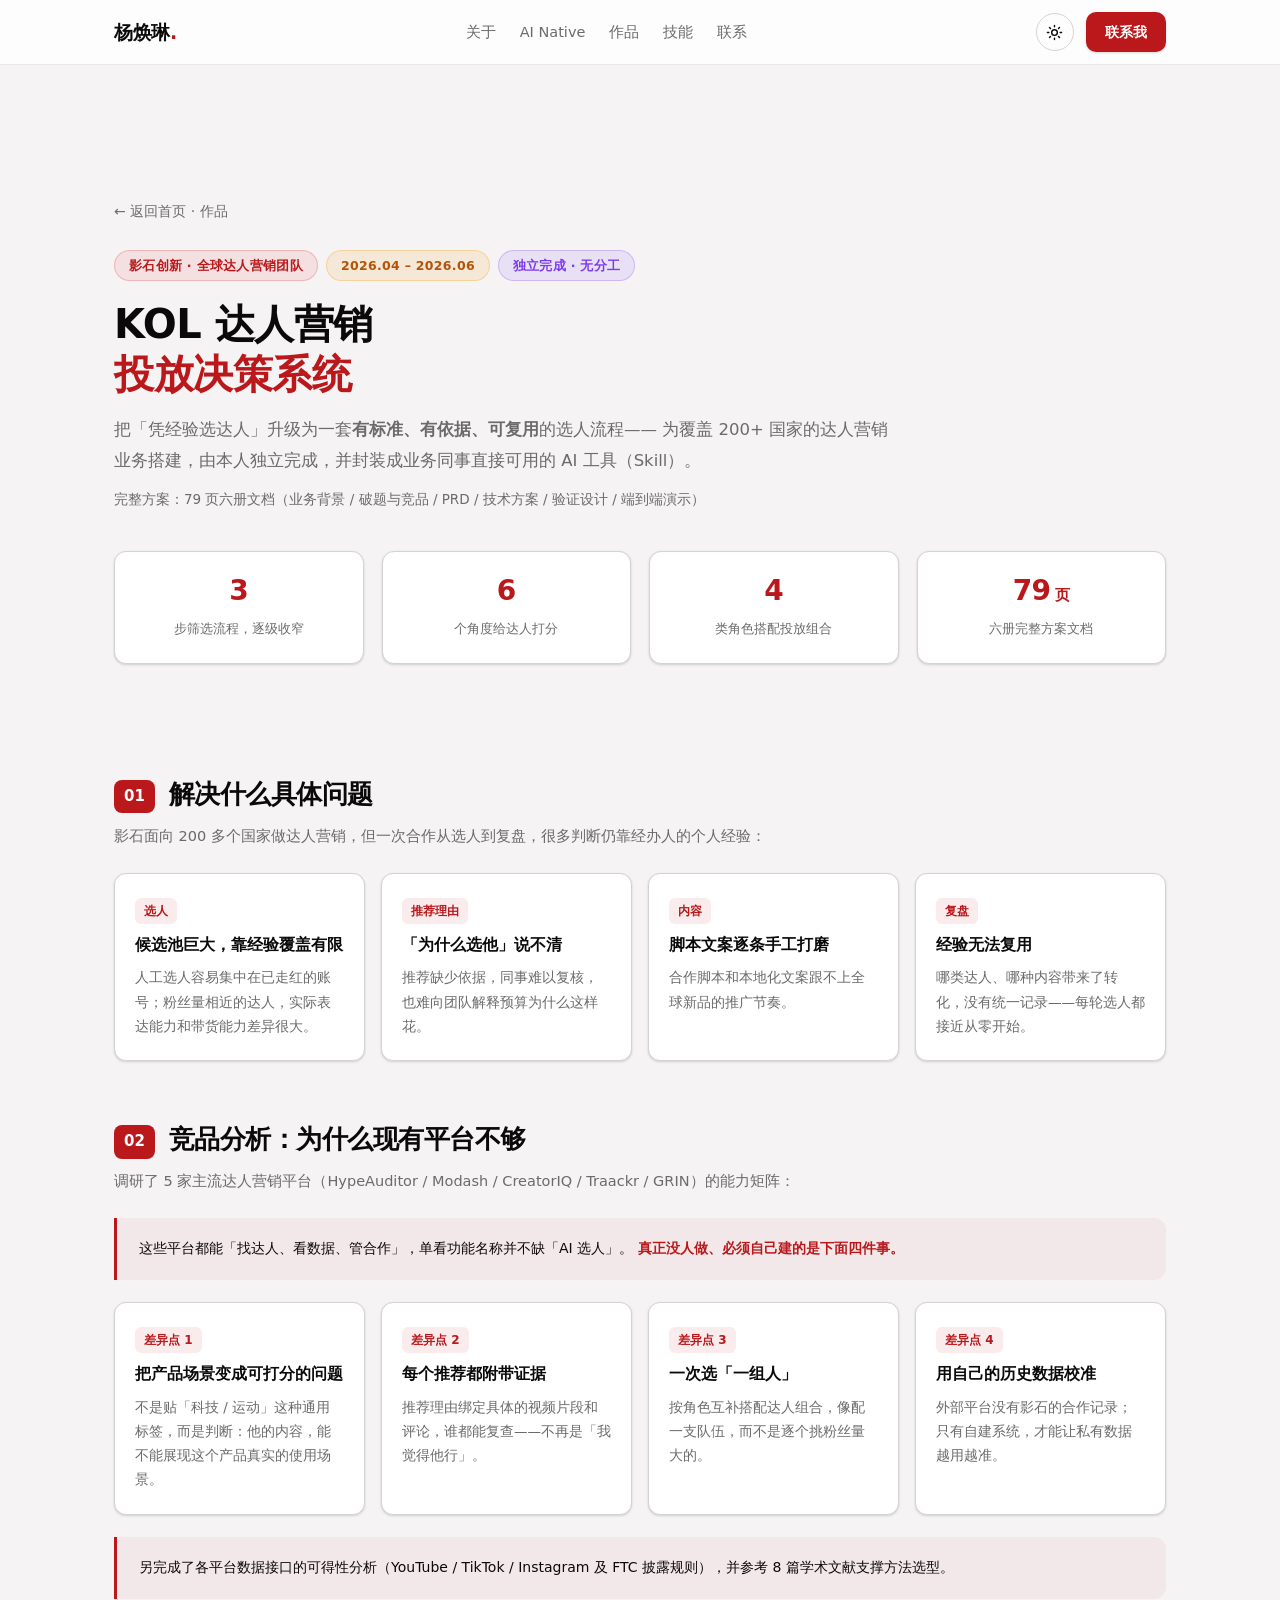
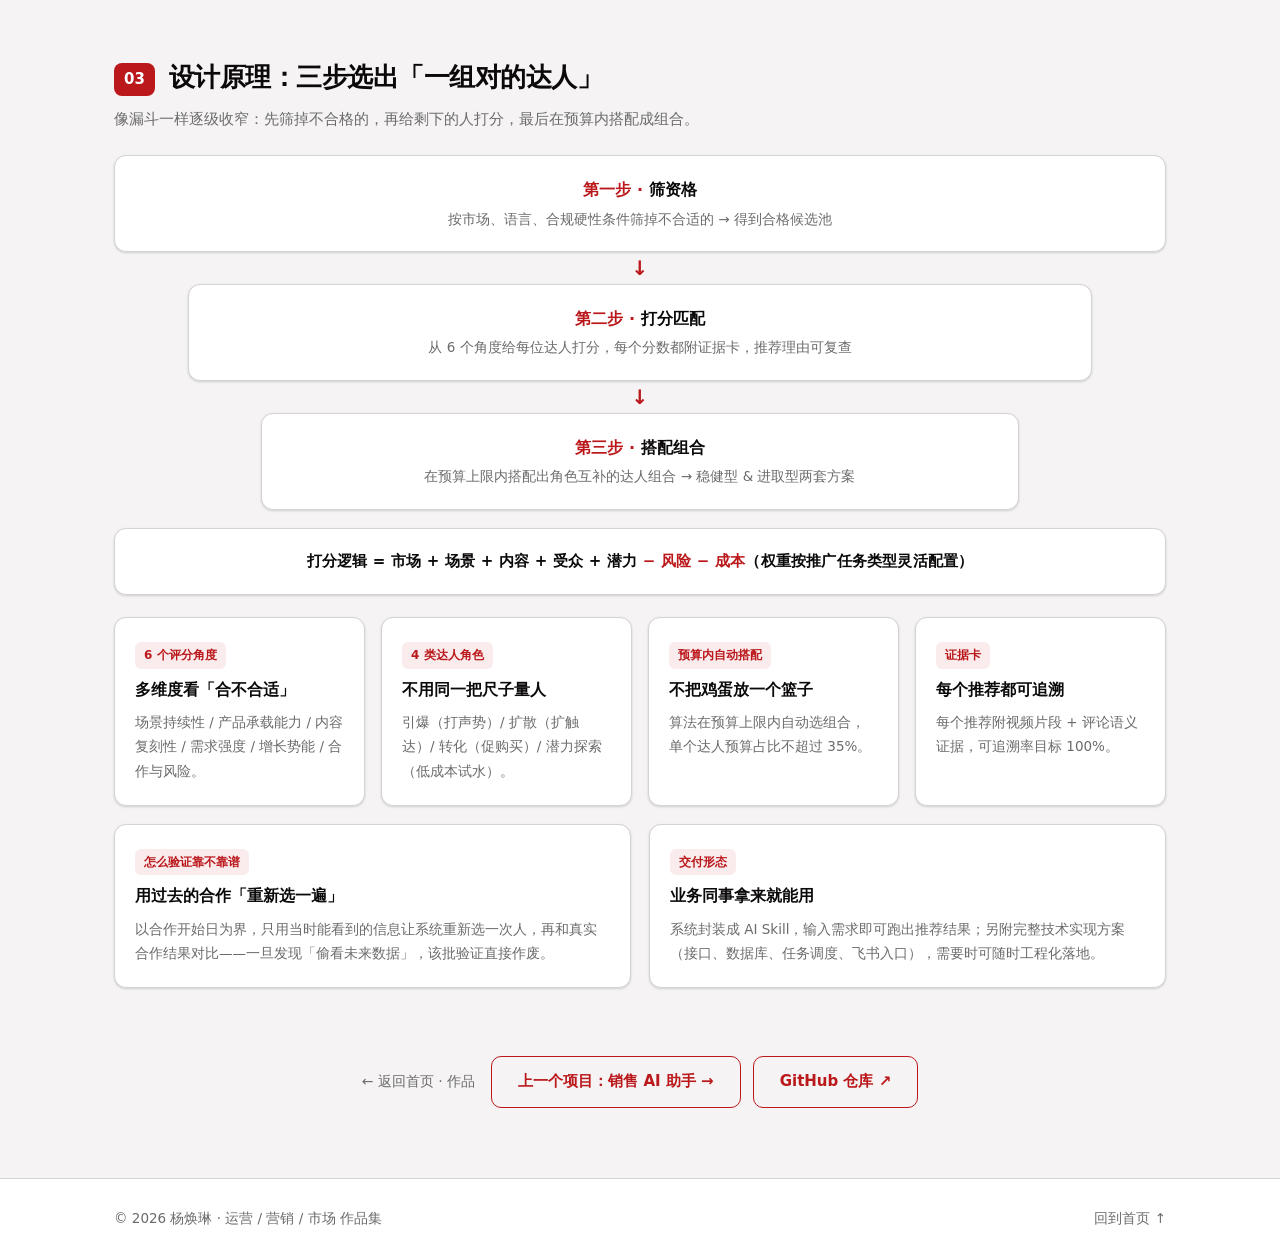
<file: project-insta360-kol.html>
<!DOCTYPE html>
<html lang="zh-CN" class="">
<head>
  <meta charset="utf-8" />
  <meta name="viewport" content="width=device-width, initial-scale=1" />
  <title>KOL 达人营销投放决策系统 · 影石实习项目 | 杨焕琳</title>
  <meta name="description" content="影石创新全球达人营销团队实习项目：把凭经验选达人升级为一套有标准、有依据、可复用的选人流程——独立完成 79 页六册方案，系统以 AI Skill 形态交付。" />
  <link rel="stylesheet" href="styles.css" />
  <link rel="stylesheet" href="project.css" />
</head>
<body>
  <!-- ===== 吸顶毛玻璃导航 ===== -->
  <header class="nav" id="nav">
    <div class="nav-inner">
      <a href="index.html" class="nav-logo">杨焕琳<span class="nav-logo-dot">.</span></a>
      <nav class="nav-links" id="navLinks">
        <a href="index.html#about" class="nav-link">关于</a>
        <a href="index.html#ai-native" class="nav-link">AI Native</a>
        <a href="index.html#works" class="nav-link">作品</a>
        
        <a href="index.html#skills" class="nav-link">技能</a>
        <a href="index.html#contact" class="nav-link">联系</a>
      </nav>
      <div class="nav-actions">
        <button class="theme-toggle" id="themeToggle" aria-label="切换明暗主题">
          <svg class="icon-sun" viewBox="0 0 24 24" fill="none" stroke="currentColor" stroke-width="2" stroke-linecap="round" stroke-linejoin="round"><circle cx="12" cy="12" r="4"/><path d="M12 2v2m0 16v2M4.93 4.93l1.41 1.41m11.32 11.32 1.41 1.41M2 12h2m16 0h2M4.93 19.07l1.41-1.41M17.66 6.34l1.41-1.41"/></svg>
          <svg class="icon-moon" viewBox="0 0 24 24" fill="none" stroke="currentColor" stroke-width="2" stroke-linecap="round" stroke-linejoin="round"><path d="M21 12.79A9 9 0 1 1 11.21 3 7 7 0 0 0 21 12.79z"/></svg>
        </button>
        <a href="index.html#contact" class="btn btn-primary nav-cta">联系我</a>
      </div>
    </div>
  </header>

  <main>
    <!-- ===== 页面头 ===== -->
    <section class="ph">
      <div class="container">
        <a href="index.html#works" class="back-link">← 返回首页 · 作品</a>
        <div class="ph-badges">
          <span class="badge badge-red">影石创新 · 全球达人营销团队</span>
          <span class="badge badge-gold">2026.04 – 2026.06</span>
          <span class="badge badge-violet">独立完成 · 无分工</span>
        </div>
        <h1 class="ph-title">KOL 达人营销<br /><span class="ph-accent">投放决策系统</span></h1>
        <p class="ph-sub">
          把「凭经验选达人」升级为一套<b>有标准、有依据、可复用</b>的选人流程——
          为覆盖 200+ 国家的达人营销业务搭建，由本人独立完成，并封装成业务同事直接可用的 AI 工具（Skill）。
        </p>
        <p class="ph-meta">完整方案：79 页六册文档（业务背景 / 破题与竞品 / PRD / 技术方案 / 验证设计 / 端到端演示）</p>

        <div class="stat-strip">
          <div class="stat-cell"><b>3</b><span>步筛选流程，逐级收窄</span></div>
          <div class="stat-cell"><b>6</b><span>个角度给达人打分</span></div>
          <div class="stat-cell"><b>4</b><span>类角色搭配投放组合</span></div>
          <div class="stat-cell"><b>79<small> 页</small></b><span>六册完整方案文档</span></div>
        </div>
      </div>
    </section>

    <!-- ===== ① 解决什么具体问题 ===== -->
    <section class="sec">
      <div class="container">
        <div class="sec-head"><span class="sec-num">01</span><h2 class="sec-title">解决什么具体问题</h2></div>
        <p class="sec-desc">影石面向 200 多个国家做达人营销，但一次合作从选人到复盘，很多判断仍靠经办人的个人经验：</p>
        <div class="card-grid-4">
          <div class="pcard">
            <span class="pc-tag">选人</span>
            <h4>候选池巨大，靠经验覆盖有限</h4>
            <p>人工选人容易集中在已走红的账号；粉丝量相近的达人，实际表达能力和带货能力差异很大。</p>
          </div>
          <div class="pcard">
            <span class="pc-tag">推荐理由</span>
            <h4>「为什么选他」说不清</h4>
            <p>推荐缺少依据，同事难以复核，也难向团队解释预算为什么这样花。</p>
          </div>
          <div class="pcard">
            <span class="pc-tag">内容</span>
            <h4>脚本文案逐条手工打磨</h4>
            <p>合作脚本和本地化文案跟不上全球新品的推广节奏。</p>
          </div>
          <div class="pcard">
            <span class="pc-tag">复盘</span>
            <h4>经验无法复用</h4>
            <p>哪类达人、哪种内容带来了转化，没有统一记录——每轮选人都接近从零开始。</p>
          </div>
        </div>
      </div>
    </section>

    <!-- ===== ② 竞品分析 ===== -->
    <section class="sec">
      <div class="container">
        <div class="sec-head"><span class="sec-num">02</span><h2 class="sec-title">竞品分析：为什么现有平台不够</h2></div>
        <p class="sec-desc">调研了 5 家主流达人营销平台（HypeAuditor / Modash / CreatorIQ / Traackr / GRIN）的能力矩阵：</p>
        <div class="callout" style="margin-top: 0; margin-bottom: 22px;">
          这些平台都能「找达人、看数据、管合作」，单看功能名称并不缺「AI 选人」。
          <b>真正没人做、必须自己建的是下面四件事。</b>
        </div>
        <div class="card-grid-4">
          <div class="pcard">
            <span class="pc-tag">差异点 1</span>
            <h4>把产品场景变成可打分的问题</h4>
            <p>不是贴「科技 / 运动」这种通用标签，而是判断：他的内容，能不能展现这个产品真实的使用场景。</p>
          </div>
          <div class="pcard">
            <span class="pc-tag">差异点 2</span>
            <h4>每个推荐都附带证据</h4>
            <p>推荐理由绑定具体的视频片段和评论，谁都能复查——不再是「我觉得他行」。</p>
          </div>
          <div class="pcard">
            <span class="pc-tag">差异点 3</span>
            <h4>一次选「一组人」</h4>
            <p>按角色互补搭配达人组合，像配一支队伍，而不是逐个挑粉丝量大的。</p>
          </div>
          <div class="pcard">
            <span class="pc-tag">差异点 4</span>
            <h4>用自己的历史数据校准</h4>
            <p>外部平台没有影石的合作记录；只有自建系统，才能让私有数据越用越准。</p>
          </div>
        </div>
        <div class="callout">
          另完成了各平台数据接口的可得性分析（YouTube / TikTok / Instagram 及 FTC 披露规则），并参考 8 篇学术文献支撑方法选型。
        </div>
      </div>
    </section>

    <!-- ===== ③ 工具设计原理 ===== -->
    <section class="sec">
      <div class="container">
        <div class="sec-head"><span class="sec-num">03</span><h2 class="sec-title">设计原理：三步选出「一组对的达人」</h2></div>
        <p class="sec-desc">像漏斗一样逐级收窄：先筛掉不合格的，再给剩下的人打分，最后在预算内搭配成组合。</p>

        <div class="funnel">
          <div class="flayer flayer-1">
            <h4><span class="fl-no">第一步 ·</span> 筛资格</h4>
            <p>按市场、语言、合规硬性条件筛掉不合适的 → 得到合格候选池</p>
          </div>
          <div class="farrow">↓</div>
          <div class="flayer flayer-2">
            <h4><span class="fl-no">第二步 ·</span> 打分匹配</h4>
            <p>从 6 个角度给每位达人打分，每个分数都附证据卡，推荐理由可复查</p>
          </div>
          <div class="farrow">↓</div>
          <div class="flayer flayer-3">
            <h4><span class="fl-no">第三步 ·</span> 搭配组合</h4>
            <p>在预算上限内搭配出角色互补的达人组合 → 稳健型 &amp; 进取型两套方案</p>
          </div>
        </div>

        <div class="formula">
          打分逻辑 = 市场 + 场景 + 内容 + 受众 + 潜力 <span class="f-minus">− 风险 − 成本</span>（权重按推广任务类型灵活配置）
        </div>

        <div class="card-grid-4" style="margin-top: 22px;">
          <div class="pcard">
            <span class="pc-tag">6 个评分角度</span>
            <h4>多维度看「合不合适」</h4>
            <p>场景持续性 / 产品承载能力 / 内容复刻性 / 需求强度 / 增长势能 / 合作与风险。</p>
          </div>
          <div class="pcard">
            <span class="pc-tag">4 类达人角色</span>
            <h4>不用同一把尺子量人</h4>
            <p>引爆（打声势）/ 扩散（扩触达）/ 转化（促购买）/ 潜力探索（低成本试水）。</p>
          </div>
          <div class="pcard">
            <span class="pc-tag">预算内自动搭配</span>
            <h4>不把鸡蛋放一个篮子</h4>
            <p>算法在预算上限内自动选组合，单个达人预算占比不超过 35%。</p>
          </div>
          <div class="pcard">
            <span class="pc-tag">证据卡</span>
            <h4>每个推荐都可追溯</h4>
            <p>每个推荐附视频片段 + 评论语义证据，可追溯率目标 100%。</p>
          </div>
        </div>

        <div class="card-grid-2" style="margin-top: 18px;">
          <div class="pcard">
            <span class="pc-tag">怎么验证靠不靠谱</span>
            <h4>用过去的合作「重新选一遍」</h4>
            <p>以合作开始日为界，只用当时能看到的信息让系统重新选一次人，再和真实合作结果对比——一旦发现「偷看未来数据」，该批验证直接作废。</p>
          </div>
          <div class="pcard">
            <span class="pc-tag">交付形态</span>
            <h4>业务同事拿来就能用</h4>
            <p>系统封装成 AI Skill，输入需求即可跑出推荐结果；另附完整技术实现方案（接口、数据库、任务调度、飞书入口），需要时可随时工程化落地。</p>
          </div>
        </div>
      </div>
    </section>

    <!-- ===== 页底导航 ===== -->
    <section class="page-foot">
      <div class="container" style="display: flex; justify-content: space-between; align-items: center; gap: 16px; flex-wrap: wrap;">
        <a href="index.html#works" class="back-link" style="margin-bottom: 0;">← 返回首页 · 作品</a>
        <div class="page-foot-links">
          <a href="project-sales-ai.html" class="btn btn-outline">上一个项目：销售 AI 助手 →</a>
          <a href="https://github.com/yhllynn2-create/yhllynn-ai-portfolio/tree/main/insta360-influencer-marketing-system" target="_blank" rel="noopener" class="btn btn-outline">GitHub 仓库 ↗</a>
        </div>
      </div>
    </section>
  </main>

  <footer class="footer">
    <div class="container footer-inner">
      <p>© 2026 杨焕琳 · 运营 / 营销 / 市场 作品集</p>
      <p class="footer-links"><a href="index.html">回到首页 ↑</a></p>
    </div>
  </footer>

  <script src="script.js"></script>
</body>
</html>
</file>
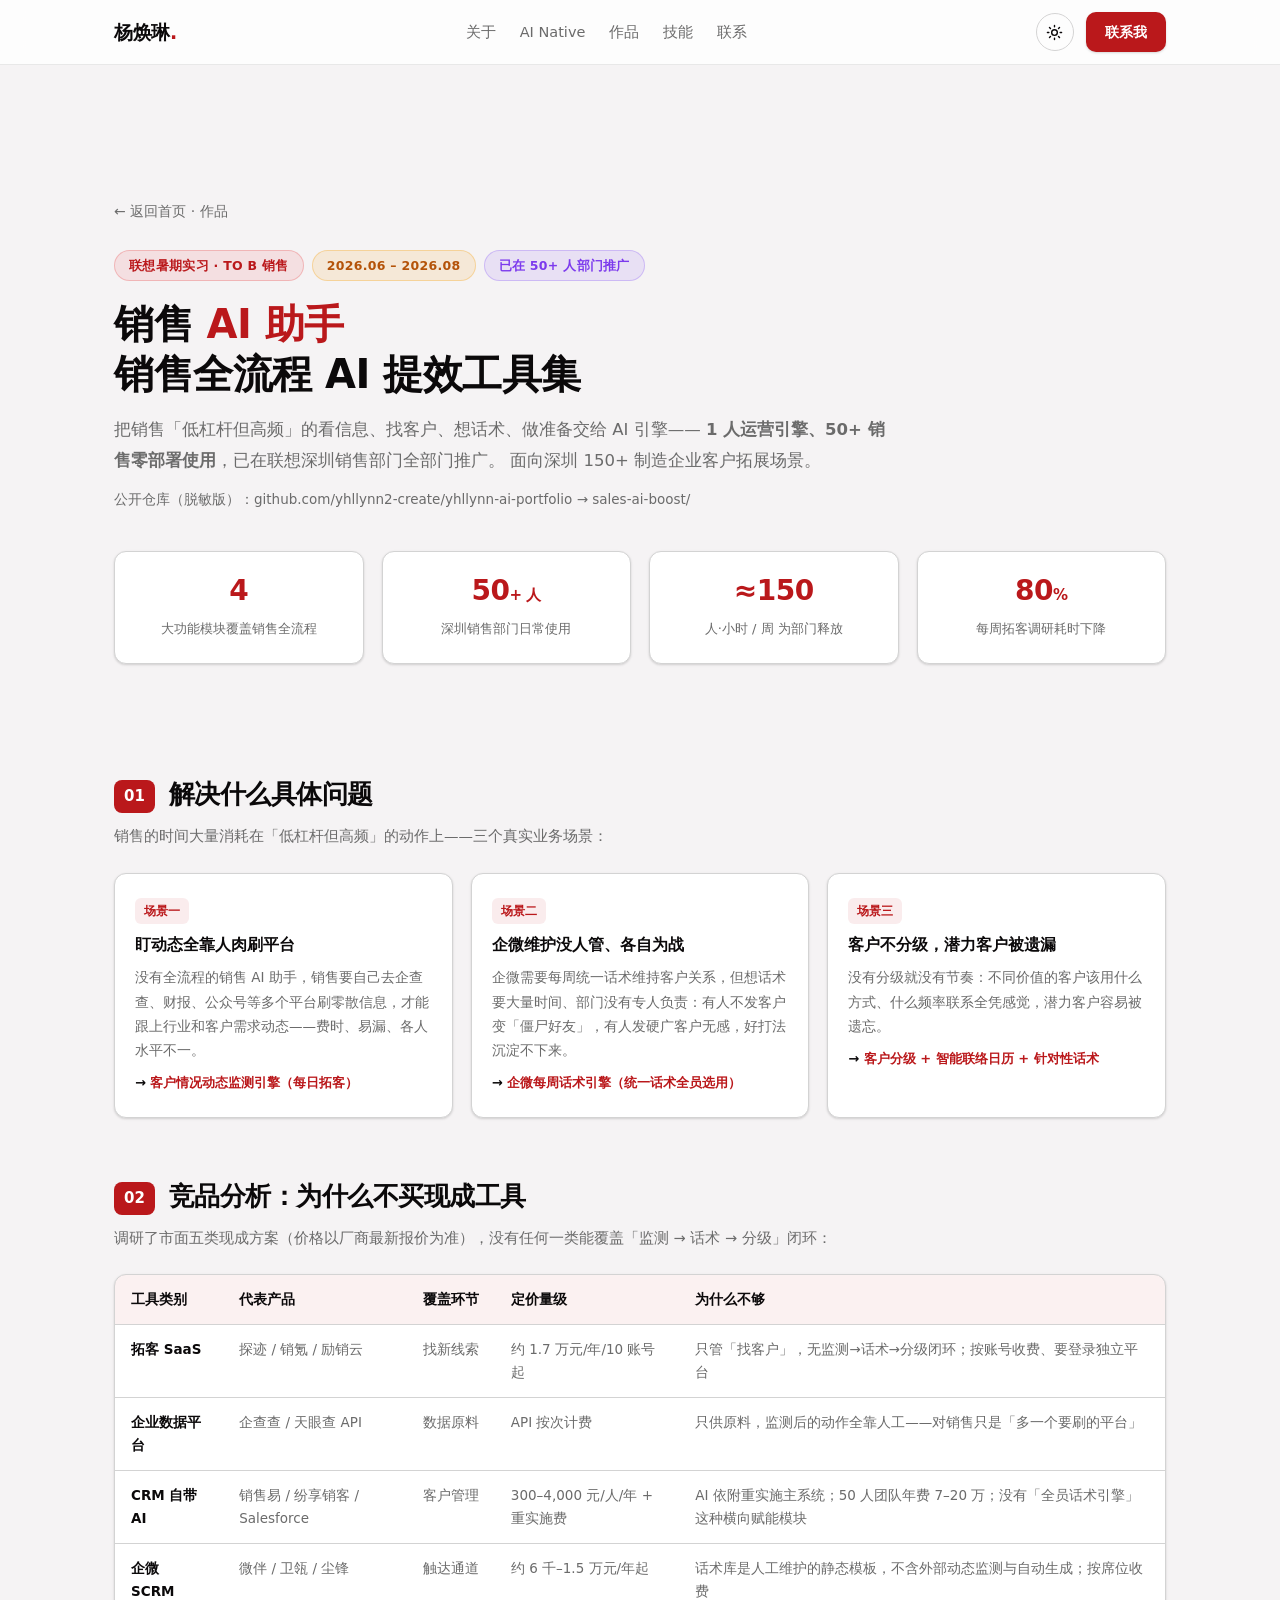
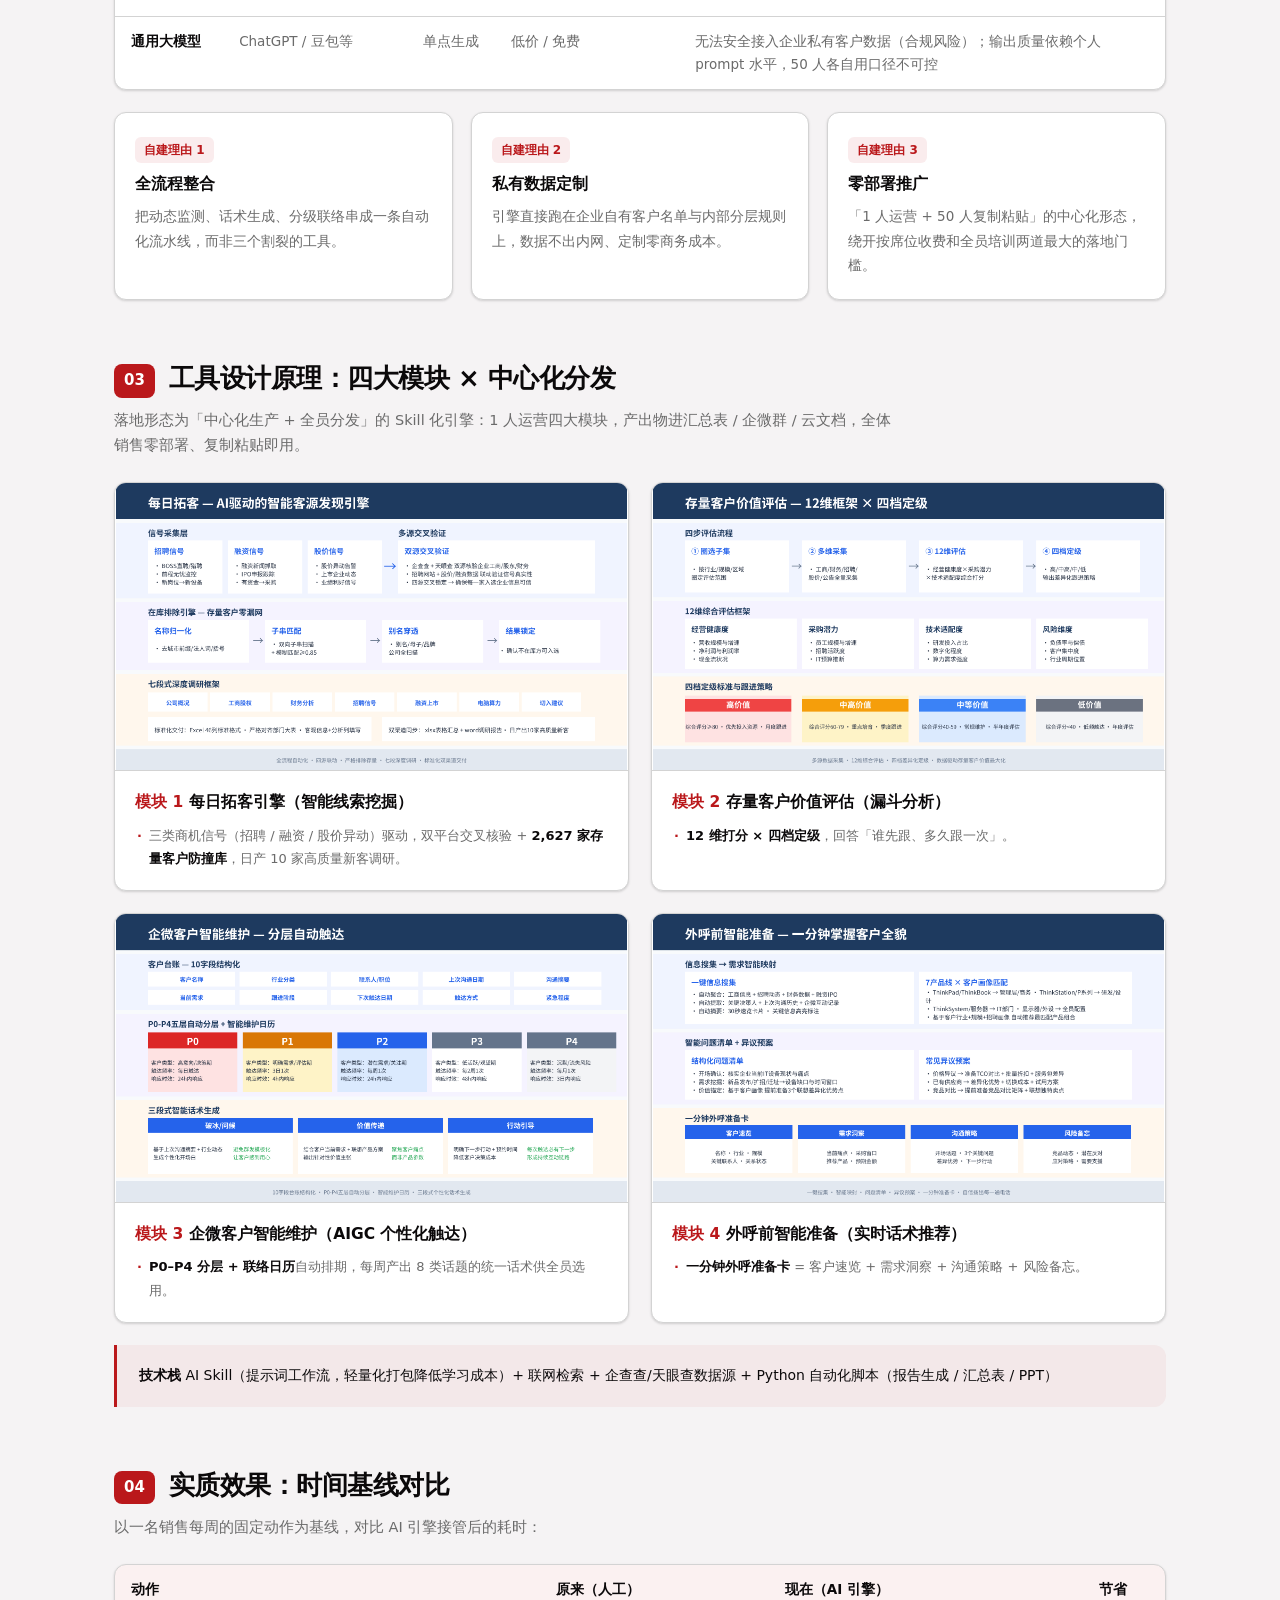
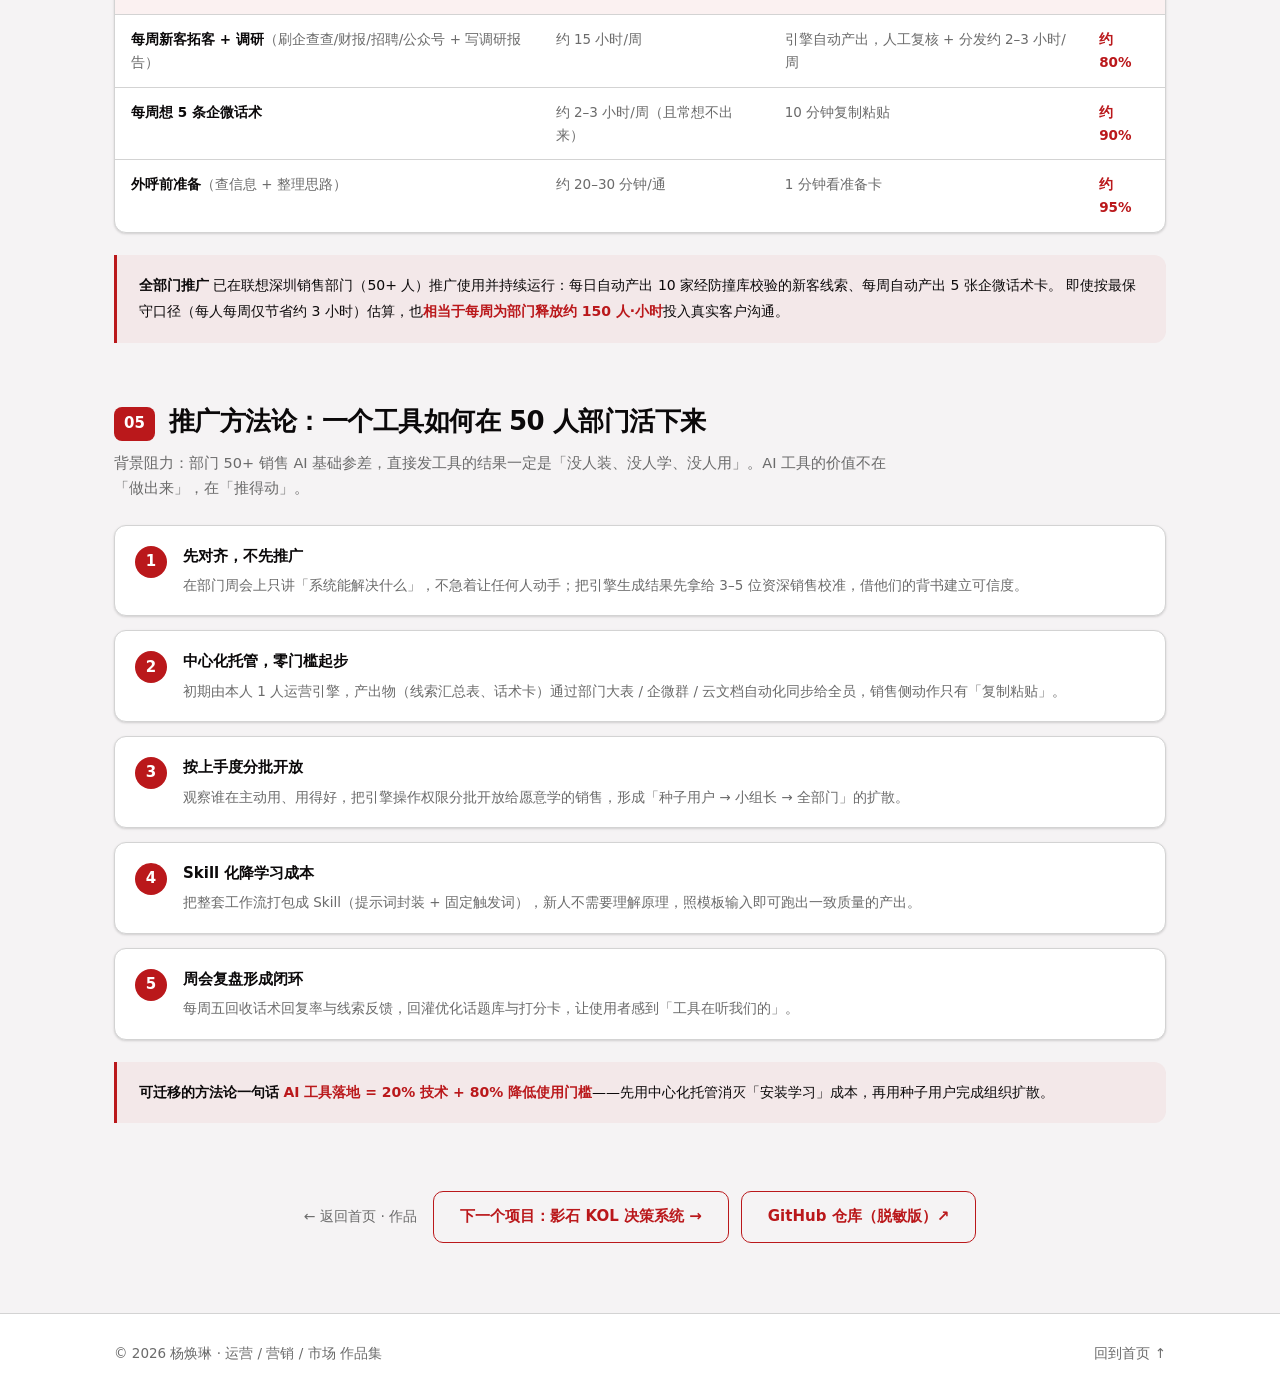
<file: project-sales-ai.html>
<!DOCTYPE html>
<html lang="zh-CN" class="">
<head>
  <meta charset="utf-8" />
  <meta name="viewport" content="width=device-width, initial-scale=1" />
  <title>销售 AI 助手 · 联想实习项目 | 杨焕琳</title>
  <meta name="description" content="联想暑期实习项目：把销售低杠杆高频的看信息、找客户、想话术、做准备交给 AI 引擎——1 人运营引擎、50+ 销售零部署使用，已在深圳销售部门全部门推广。" />
  <link rel="stylesheet" href="styles.css" />
  <link rel="stylesheet" href="project.css" />
</head>
<body>
  <!-- ===== 吸顶毛玻璃导航 ===== -->
  <header class="nav" id="nav">
    <div class="nav-inner">
      <a href="index.html" class="nav-logo">杨焕琳<span class="nav-logo-dot">.</span></a>
      <nav class="nav-links" id="navLinks">
        <a href="index.html#about" class="nav-link">关于</a>
        <a href="index.html#ai-native" class="nav-link">AI Native</a>
        <a href="index.html#works" class="nav-link">作品</a>
        
        <a href="index.html#skills" class="nav-link">技能</a>
        <a href="index.html#contact" class="nav-link">联系</a>
      </nav>
      <div class="nav-actions">
        <button class="theme-toggle" id="themeToggle" aria-label="切换明暗主题">
          <svg class="icon-sun" viewBox="0 0 24 24" fill="none" stroke="currentColor" stroke-width="2" stroke-linecap="round" stroke-linejoin="round"><circle cx="12" cy="12" r="4"/><path d="M12 2v2m0 16v2M4.93 4.93l1.41 1.41m11.32 11.32 1.41 1.41M2 12h2m16 0h2M4.93 19.07l1.41-1.41M17.66 6.34l1.41-1.41"/></svg>
          <svg class="icon-moon" viewBox="0 0 24 24" fill="none" stroke="currentColor" stroke-width="2" stroke-linecap="round" stroke-linejoin="round"><path d="M21 12.79A9 9 0 1 1 11.21 3 7 7 0 0 0 21 12.79z"/></svg>
        </button>
        <a href="index.html#contact" class="btn btn-primary nav-cta">联系我</a>
      </div>
    </div>
  </header>

  <main>
    <!-- ===== 页面头 ===== -->
    <section class="ph">
      <div class="container">
        <a href="index.html#works" class="back-link">← 返回首页 · 作品</a>
        <div class="ph-badges">
          <span class="badge badge-red">联想暑期实习 · TO B 销售</span>
          <span class="badge badge-gold">2026.06 – 2026.08</span>
          <span class="badge badge-violet">已在 50+ 人部门推广</span>
        </div>
        <h1 class="ph-title">销售 <span class="ph-accent">AI 助手</span><br />销售全流程 AI 提效工具集</h1>
        <p class="ph-sub">
          把销售「低杠杆但高频」的看信息、找客户、想话术、做准备交给 AI 引擎——
          <b>1 人运营引擎、50+ 销售零部署使用</b>，已在联想深圳销售部门全部门推广。
          面向深圳 150+ 制造企业客户拓展场景。
        </p>
        <p class="ph-meta">公开仓库（脱敏版）：github.com/yhllynn2-create/yhllynn-ai-portfolio → sales-ai-boost/</p>

        <div class="stat-strip">
          <div class="stat-cell"><b>4</b><span>大功能模块覆盖销售全流程</span></div>
          <div class="stat-cell"><b>50<small>+ 人</small></b><span>深圳销售部门日常使用</span></div>
          <div class="stat-cell"><b>≈150</b><span>人·小时 / 周 为部门释放</span></div>
          <div class="stat-cell"><b>80<small>%</small></b><span>每周拓客调研耗时下降</span></div>
        </div>
      </div>
    </section>

    <!-- ===== ① 解决什么具体问题 ===== -->
    <section class="sec">
      <div class="container">
        <div class="sec-head"><span class="sec-num">01</span><h2 class="sec-title">解决什么具体问题</h2></div>
        <p class="sec-desc">销售的时间大量消耗在「低杠杆但高频」的动作上——三个真实业务场景：</p>
        <div class="card-grid-3">
          <div class="pcard">
            <span class="pc-tag">场景一</span>
            <h4>盯动态全靠人肉刷平台</h4>
            <p>没有全流程的销售 AI 助手，销售要自己去企查查、财报、公众号等多个平台刷零散信息，才能跟上行业和客户需求动态——费时、易漏、各人水平不一。</p>
            <span class="pc-arrow">→ <em>客户情况动态监测引擎（每日拓客）</em></span>
          </div>
          <div class="pcard">
            <span class="pc-tag">场景二</span>
            <h4>企微维护没人管、各自为战</h4>
            <p>企微需要每周统一话术维持客户关系，但想话术要大量时间、部门没有专人负责：有人不发客户变「僵尸好友」，有人发硬广客户无感，好打法沉淀不下来。</p>
            <span class="pc-arrow">→ <em>企微每周话术引擎（统一话术全员选用）</em></span>
          </div>
          <div class="pcard">
            <span class="pc-tag">场景三</span>
            <h4>客户不分级，潜力客户被遗漏</h4>
            <p>没有分级就没有节奏：不同价值的客户该用什么方式、什么频率联系全凭感觉，潜力客户容易被遗忘。</p>
            <span class="pc-arrow">→ <em>客户分级 + 智能联络日历 + 针对性话术</em></span>
          </div>
        </div>
      </div>
    </section>

    <!-- ===== ② 竞品分析 ===== -->
    <section class="sec">
      <div class="container">
        <div class="sec-head"><span class="sec-num">02</span><h2 class="sec-title">竞品分析：为什么不买现成工具</h2></div>
        <p class="sec-desc">调研了市面五类现成方案（价格以厂商最新报价为准），没有任何一类能覆盖「监测 → 话术 → 分级」闭环：</p>
        <div class="table-wrap">
          <table class="tbl">
            <thead>
              <tr><th>工具类别</th><th>代表产品</th><th>覆盖环节</th><th>定价量级</th><th>为什么不够</th></tr>
            </thead>
            <tbody>
              <tr>
                <td><b>拓客 SaaS</b></td><td>探迹 / 销氪 / 励销云</td><td>找新线索</td><td>约 1.7 万元/年/10 账号起</td>
                <td>只管「找客户」，无监测→话术→分级闭环；按账号收费、要登录独立平台</td>
              </tr>
              <tr>
                <td><b>企业数据平台</b></td><td>企查查 / 天眼查 API</td><td>数据原料</td><td>API 按次计费</td>
                <td>只供原料，监测后的动作全靠人工——对销售只是「多一个要刷的平台」</td>
              </tr>
              <tr>
                <td><b>CRM 自带 AI</b></td><td>销售易 / 纷享销客 / Salesforce</td><td>客户管理</td><td>300–4,000 元/人/年 + 重实施费</td>
                <td>AI 依附重实施主系统；50 人团队年费 7–20 万；没有「全员话术引擎」这种横向赋能模块</td>
              </tr>
              <tr>
                <td><b>企微 SCRM</b></td><td>微伴 / 卫瓴 / 尘锋</td><td>触达通道</td><td>约 6 千–1.5 万元/年起</td>
                <td>话术库是人工维护的静态模板，不含外部动态监测与自动生成；按席位收费</td>
              </tr>
              <tr>
                <td><b>通用大模型</b></td><td>ChatGPT / 豆包等</td><td>单点生成</td><td>低价 / 免费</td>
                <td>无法安全接入企业私有客户数据（合规风险）；输出质量依赖个人 prompt 水平，50 人各自用口径不可控</td>
              </tr>
            </tbody>
          </table>
        </div>
        <div class="card-grid-3" style="margin-top: 22px;">
          <div class="pcard">
            <span class="pc-tag">自建理由 1</span>
            <h4>全流程整合</h4>
            <p>把动态监测、话术生成、分级联络串成一条自动化流水线，而非三个割裂的工具。</p>
          </div>
          <div class="pcard">
            <span class="pc-tag">自建理由 2</span>
            <h4>私有数据定制</h4>
            <p>引擎直接跑在企业自有客户名单与内部分层规则上，数据不出内网、定制零商务成本。</p>
          </div>
          <div class="pcard">
            <span class="pc-tag">自建理由 3</span>
            <h4>零部署推广</h4>
            <p>「1 人运营 + 50 人复制粘贴」的中心化形态，绕开按席位收费和全员培训两道最大的落地门槛。</p>
          </div>
        </div>
      </div>
    </section>

    <!-- ===== ③ 工具设计原理 ===== -->
    <section class="sec">
      <div class="container">
        <div class="sec-head"><span class="sec-num">03</span><h2 class="sec-title">工具设计原理：四大模块 × 中心化分发</h2></div>
        <p class="sec-desc">
          落地形态为「中心化生产 + 全员分发」的 Skill 化引擎：1 人运营四大模块，产出物进汇总表 / 企微群 / 云文档，全体销售零部署、复制粘贴即用。
        </p>
        <div class="module-grid">
          <div class="module-card">
            <img src="assets/modules/module-1.png" alt="模块1 每日拓客引擎 系统模块图" loading="lazy" />
            <div class="mc-body">
              <h4><span class="mc-no">模块 1</span>每日拓客引擎（智能线索挖掘）</h4>
              <ul>
                <li>三类商机信号（招聘 / 融资 / 股价异动）驱动，双平台交叉核验 + <b>2,627 家存量客户防撞库</b>，日产 10 家高质量新客调研。</li>
              </ul>
            </div>
          </div>
          <div class="module-card">
            <img src="assets/modules/module-2.png" alt="模块2 存量客户价值评估 系统模块图" loading="lazy" />
            <div class="mc-body">
              <h4><span class="mc-no">模块 2</span>存量客户价值评估（漏斗分析）</h4>
              <ul>
                <li><b>12 维打分 × 四档定级</b>，回答「谁先跟、多久跟一次」。</li>
              </ul>
            </div>
          </div>
          <div class="module-card">
            <img src="assets/modules/module-3.png" alt="模块3 企微客户智能维护 系统模块图" loading="lazy" />
            <div class="mc-body">
              <h4><span class="mc-no">模块 3</span>企微客户智能维护（AIGC 个性化触达）</h4>
              <ul>
                <li><b>P0–P4 分层 + 联络日历</b>自动排期，每周产出 8 类话题的统一话术供全员选用。</li>
              </ul>
            </div>
          </div>
          <div class="module-card">
            <img src="assets/modules/module-4.png" alt="模块4 外呼前智能准备 系统模块图" loading="lazy" />
            <div class="mc-body">
              <h4><span class="mc-no">模块 4</span>外呼前智能准备（实时话术推荐）</h4>
              <ul>
                <li><b>一分钟外呼准备卡</b> = 客户速览 + 需求洞察 + 沟通策略 + 风险备忘。</li>
              </ul>
            </div>
          </div>
        </div>
        <div class="callout">
          <span class="callout-title">技术栈</span>
          AI Skill（提示词工作流，轻量化打包降低学习成本）+ 联网检索 + 企查查/天眼查数据源 + Python 自动化脚本（报告生成 / 汇总表 / PPT）
        </div>
      </div>
    </section>

    <!-- ===== ④ 实质效果 ===== -->
    <section class="sec">
      <div class="container">
        <div class="sec-head"><span class="sec-num">04</span><h2 class="sec-title">实质效果：时间基线对比</h2></div>
        <p class="sec-desc">以一名销售每周的固定动作为基线，对比 AI 引擎接管后的耗时：</p>
        <div class="table-wrap">
          <table class="tbl">
            <thead>
              <tr><th>动作</th><th>原来（人工）</th><th>现在（AI 引擎）</th><th>节省</th></tr>
            </thead>
            <tbody>
              <tr>
                <td><b>每周新客拓客 + 调研</b>（刷企查查/财报/招聘/公众号 + 写调研报告）</td>
                <td>约 15 小时/周</td><td>引擎自动产出，人工复核 + 分发约 2–3 小时/周</td>
                <td><span class="hl-red">约 80%</span></td>
              </tr>
              <tr>
                <td><b>每周想 5 条企微话术</b></td>
                <td>约 2–3 小时/周（且常想不出来）</td><td>10 分钟复制粘贴</td>
                <td><span class="hl-red">约 90%</span></td>
              </tr>
              <tr>
                <td><b>外呼前准备</b>（查信息 + 整理思路）</td>
                <td>约 20–30 分钟/通</td><td>1 分钟看准备卡</td>
                <td><span class="hl-red">约 95%</span></td>
              </tr>
            </tbody>
          </table>
        </div>
        <div class="callout">
          <span class="callout-title">全部门推广</span>
          已在联想深圳销售部门（50+ 人）推广使用并持续运行：每日自动产出 10 家经防撞库校验的新客线索、每周自动产出 5 张企微话术卡。
          即使按最保守口径（每人每周仅节省约 3 小时）估算，也<b>相当于每周为部门释放约 150 人·小时</b>投入真实客户沟通。
        </div>
      </div>
    </section>

    <!-- ===== ⑤ 推广方法论 ===== -->
    <section class="sec">
      <div class="container">
        <div class="sec-head"><span class="sec-num">05</span><h2 class="sec-title">推广方法论：一个工具如何在 50 人部门活下来</h2></div>
        <p class="sec-desc">
          背景阻力：部门 50+ 销售 AI 基础参差，直接发工具的结果一定是「没人装、没人学、没人用」。AI 工具的价值不在「做出来」，在「推得动」。
        </p>
        <div class="steps">
          <div class="step">
            <span class="step-num">1</span>
            <div>
              <h4>先对齐，不先推广</h4>
              <p>在部门周会上只讲「系统能解决什么」，不急着让任何人动手；把引擎生成结果先拿给 3–5 位资深销售校准，借他们的背书建立可信度。</p>
            </div>
          </div>
          <div class="step">
            <span class="step-num">2</span>
            <div>
              <h4>中心化托管，零门槛起步</h4>
              <p>初期由本人 1 人运营引擎，产出物（线索汇总表、话术卡）通过部门大表 / 企微群 / 云文档自动化同步给全员，销售侧动作只有「复制粘贴」。</p>
            </div>
          </div>
          <div class="step">
            <span class="step-num">3</span>
            <div>
              <h4>按上手度分批开放</h4>
              <p>观察谁在主动用、用得好，把引擎操作权限分批开放给愿意学的销售，形成「种子用户 → 小组长 → 全部门」的扩散。</p>
            </div>
          </div>
          <div class="step">
            <span class="step-num">4</span>
            <div>
              <h4>Skill 化降学习成本</h4>
              <p>把整套工作流打包成 Skill（提示词封装 + 固定触发词），新人不需要理解原理，照模板输入即可跑出一致质量的产出。</p>
            </div>
          </div>
          <div class="step">
            <span class="step-num">5</span>
            <div>
              <h4>周会复盘形成闭环</h4>
              <p>每周五回收话术回复率与线索反馈，回灌优化话题库与打分卡，让使用者感到「工具在听我们的」。</p>
            </div>
          </div>
        </div>
        <div class="callout">
          <span class="callout-title">可迁移的方法论一句话</span>
          <b>AI 工具落地 = 20% 技术 + 80% 降低使用门槛</b>——先用中心化托管消灭「安装学习」成本，再用种子用户完成组织扩散。
        </div>
      </div>
    </section>

    <!-- ===== 页底导航 ===== -->
    <section class="page-foot">
      <div class="container" style="display: flex; justify-content: space-between; align-items: center; gap: 16px; flex-wrap: wrap;">
        <a href="index.html#works" class="back-link" style="margin-bottom: 0;">← 返回首页 · 作品</a>
        <div class="page-foot-links">
          <a href="project-insta360-kol.html" class="btn btn-outline">下一个项目：影石 KOL 决策系统 →</a>
          <a href="https://github.com/yhllynn2-create/yhllynn-ai-portfolio/tree/main/sales-ai-boost" target="_blank" rel="noopener" class="btn btn-outline">GitHub 仓库（脱敏版）↗</a>
        </div>
      </div>
    </section>
  </main>

  <footer class="footer">
    <div class="container footer-inner">
      <p>© 2026 杨焕琳 · 运营 / 营销 / 市场 作品集</p>
      <p class="footer-links"><a href="index.html">回到首页 ↑</a></p>
    </div>
  </footer>

  <script src="script.js"></script>
</body>
</html>
</file>
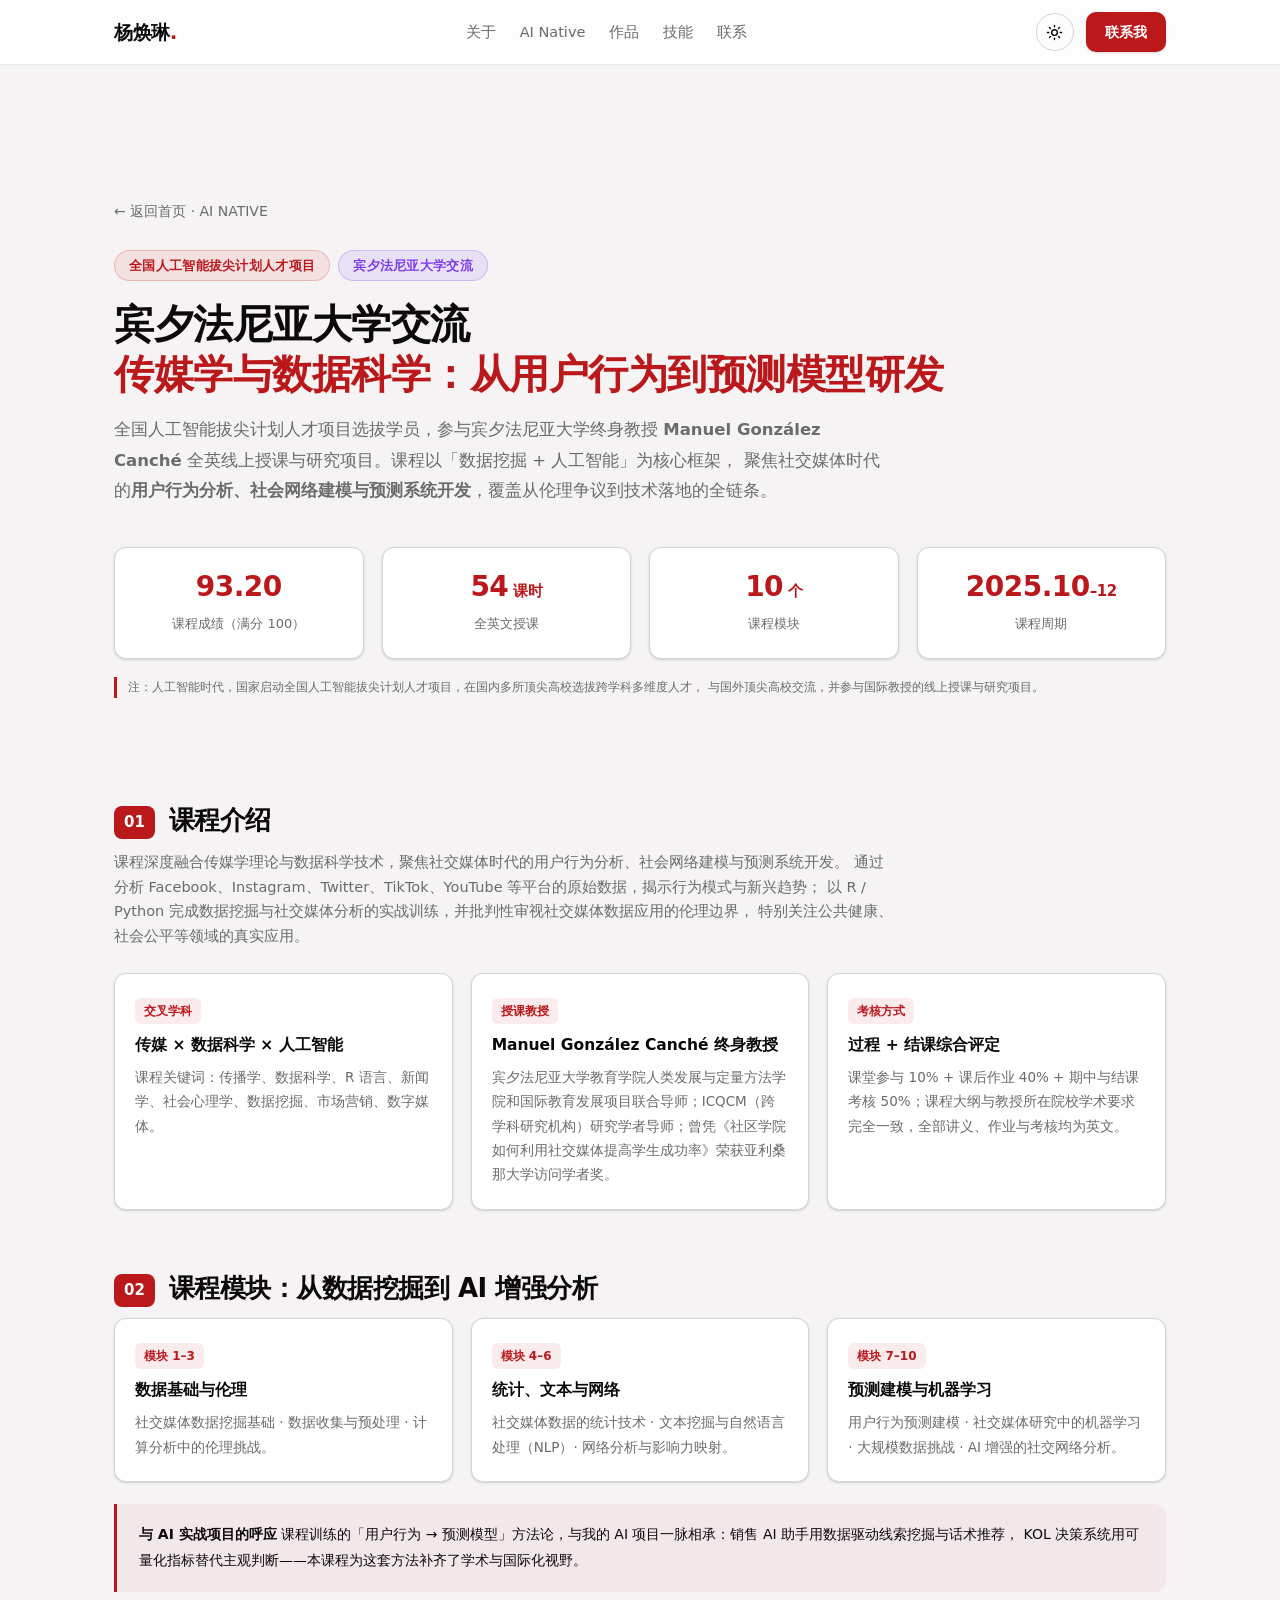
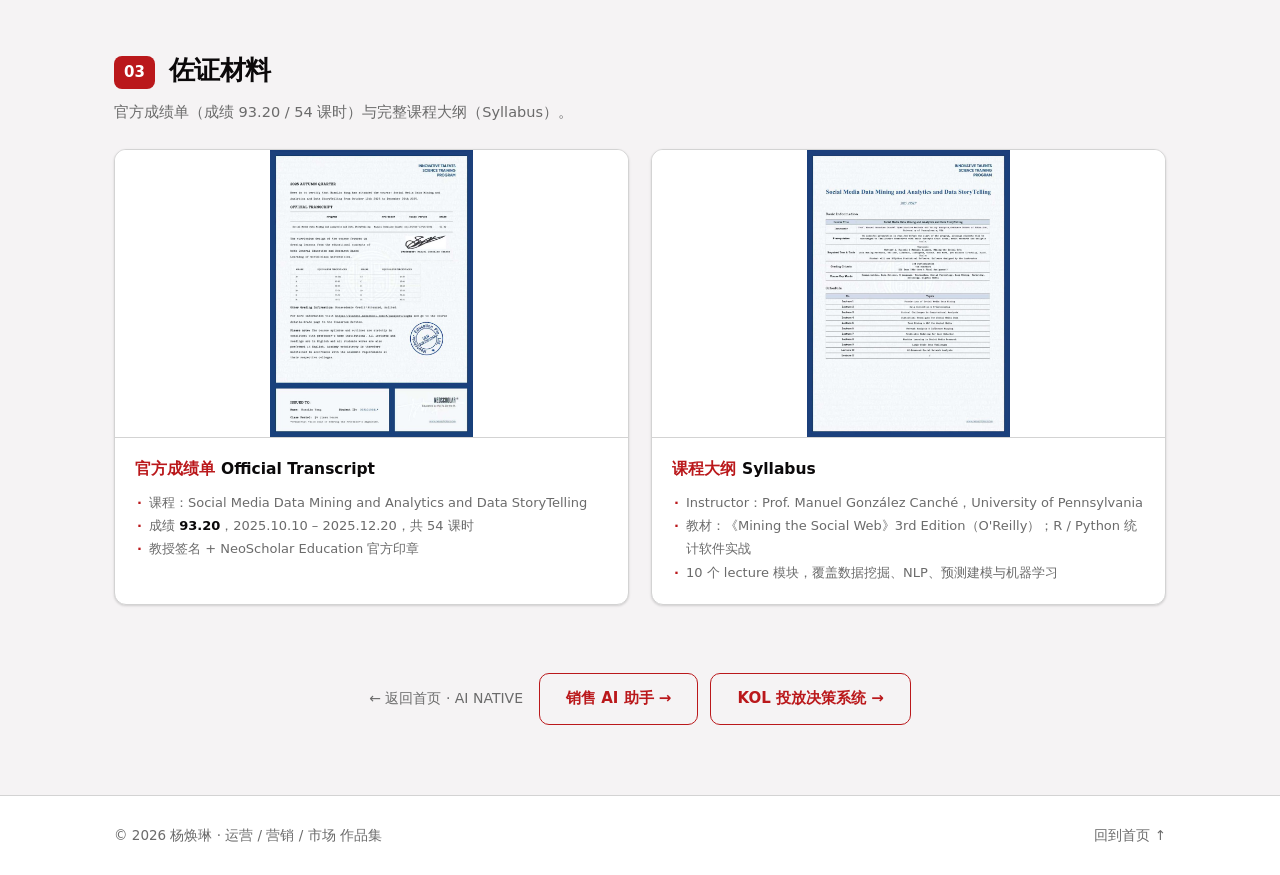
<file: project-upenn.html>
<!DOCTYPE html>
<html lang="zh-CN" class="">
<head>
  <meta charset="utf-8" />
  <meta name="viewport" content="width=device-width, initial-scale=1" />
  <title>宾夕法尼亚大学交流 · 传媒学与数据科学 | 杨焕琳</title>
  <meta name="description" content="全国人工智能拔尖计划人才项目：宾夕法尼亚大学交流《传媒学与数据科学：从用户行为到预测模型研发》，宾大终身教授 Manuel González Canché 全英授课，成绩 93.20，附官方成绩单与课程大纲佐证。" />
  <link rel="stylesheet" href="styles.css" />
  <link rel="stylesheet" href="project.css" />
</head>
<body>
  <!-- ===== 吸顶毛玻璃导航 ===== -->
  <header class="nav" id="nav">
    <div class="nav-inner">
      <a href="index.html" class="nav-logo">杨焕琳<span class="nav-logo-dot">.</span></a>
      <nav class="nav-links" id="navLinks">
        <a href="index.html#about" class="nav-link">关于</a>
        <a href="index.html#ai-native" class="nav-link">AI Native</a>
        <a href="index.html#works" class="nav-link">作品</a>
        <a href="index.html#skills" class="nav-link">技能</a>
        <a href="index.html#contact" class="nav-link">联系</a>
      </nav>
      <div class="nav-actions">
        <button class="theme-toggle" id="themeToggle" aria-label="切换明暗主题">
          <svg class="icon-sun" viewBox="0 0 24 24" fill="none" stroke="currentColor" stroke-width="2" stroke-linecap="round" stroke-linejoin="round"><circle cx="12" cy="12" r="4"/><path d="M12 2v2m0 16v2M4.93 4.93l1.41 1.41m11.32 11.32 1.41 1.41M2 12h2m16 0h2M4.93 19.07l1.41-1.41M17.66 6.34l1.41-1.41"/></svg>
          <svg class="icon-moon" viewBox="0 0 24 24" fill="none" stroke="currentColor" stroke-width="2" stroke-linecap="round" stroke-linejoin="round"><path d="M21 12.79A9 9 0 1 1 11.21 3 7 7 0 0 0 21 12.79z"/></svg>
        </button>
        <a href="index.html#contact" class="btn btn-primary nav-cta">联系我</a>
      </div>
    </div>
  </header>

  <main>
    <!-- ===== 页面头 ===== -->
    <section class="ph">
      <div class="container">
        <a href="index.html#ai-native" class="back-link">← 返回首页 · AI NATIVE</a>
        <div class="ph-badges">
          <span class="badge badge-red">全国人工智能拔尖计划人才项目</span>
          <span class="badge badge-violet">宾夕法尼亚大学交流</span>
        </div>
        <h1 class="ph-title">宾夕法尼亚大学交流<br /><span class="ph-accent">传媒学与数据科学：从用户行为到预测模型研发</span></h1>
        <p class="ph-sub">
          全国人工智能拔尖计划人才项目选拔学员，参与宾夕法尼亚大学终身教授
          <b>Manuel González Canché</b> 全英线上授课与研究项目。课程以「数据挖掘 + 人工智能」为核心框架，
          聚焦社交媒体时代的<b>用户行为分析、社会网络建模与预测系统开发</b>，覆盖从伦理争议到技术落地的全链条。
        </p>

        <div class="stat-strip">
          <div class="stat-cell"><b>93.20</b><span>课程成绩（满分 100）</span></div>
          <div class="stat-cell"><b>54<small> 课时</small></b><span>全英文授课</span></div>
          <div class="stat-cell"><b>10<small> 个</small></b><span>课程模块</span></div>
          <div class="stat-cell"><b>2025.10<small>–12</small></b><span>课程周期</span></div>
        </div>

        <p class="note-small" style="margin-top: 18px;">
          注：人工智能时代，国家启动全国人工智能拔尖计划人才项目，在国内多所顶尖高校选拔跨学科多维度人才，
          与国外顶尖高校交流，并参与国际教授的线上授课与研究项目。
        </p>
      </div>
    </section>

    <!-- ===== ① 课程介绍 ===== -->
    <section class="sec">
      <div class="container">
        <div class="sec-head"><span class="sec-num">01</span><h2 class="sec-title">课程介绍</h2></div>
        <p class="sec-desc">
          课程深度融合传媒学理论与数据科学技术，聚焦社交媒体时代的用户行为分析、社会网络建模与预测系统开发。
          通过分析 Facebook、Instagram、Twitter、TikTok、YouTube 等平台的原始数据，揭示行为模式与新兴趋势；
          以 R / Python 完成数据挖掘与社交媒体分析的实战训练，并批判性审视社交媒体数据应用的伦理边界，
          特别关注公共健康、社会公平等领域的真实应用。
        </p>
        <div class="card-grid-3">
          <div class="pcard">
            <span class="pc-tag">交叉学科</span>
            <h4>传媒 × 数据科学 × 人工智能</h4>
            <p>课程关键词：传播学、数据科学、R 语言、新闻学、社会心理学、数据挖掘、市场营销、数字媒体。</p>
          </div>
          <div class="pcard">
            <span class="pc-tag">授课教授</span>
            <h4>Manuel González Canché 终身教授</h4>
            <p>宾夕法尼亚大学教育学院人类发展与定量方法学院和国际教育发展项目联合导师；ICQCM（跨学科研究机构）研究学者导师；曾凭《社区学院如何利用社交媒体提高学生成功率》荣获亚利桑那大学访问学者奖。</p>
          </div>
          <div class="pcard">
            <span class="pc-tag">考核方式</span>
            <h4>过程 + 结课综合评定</h4>
            <p>课堂参与 10% + 课后作业 40% + 期中与结课考核 50%；课程大纲与教授所在院校学术要求完全一致，全部讲义、作业与考核均为英文。</p>
          </div>
        </div>
      </div>
    </section>

    <!-- ===== ② 课程模块 ===== -->
    <section class="sec">
      <div class="container">
        <div class="sec-head"><span class="sec-num">02</span><h2 class="sec-title">课程模块：从数据挖掘到 AI 增强分析</h2></div>
        <div class="card-grid-3">
          <div class="pcard">
            <span class="pc-tag">模块 1–3</span>
            <h4>数据基础与伦理</h4>
            <p>社交媒体数据挖掘基础 · 数据收集与预处理 · 计算分析中的伦理挑战。</p>
          </div>
          <div class="pcard">
            <span class="pc-tag">模块 4–6</span>
            <h4>统计、文本与网络</h4>
            <p>社交媒体数据的统计技术 · 文本挖掘与自然语言处理（NLP）· 网络分析与影响力映射。</p>
          </div>
          <div class="pcard">
            <span class="pc-tag">模块 7–10</span>
            <h4>预测建模与机器学习</h4>
            <p>用户行为预测建模 · 社交媒体研究中的机器学习 · 大规模数据挑战 · AI 增强的社交网络分析。</p>
          </div>
        </div>
        <div class="callout">
          <span class="callout-title">与 AI 实战项目的呼应</span>
          课程训练的「用户行为 → 预测模型」方法论，与我的 AI 项目一脉相承：销售 AI 助手用数据驱动线索挖掘与话术推荐，
          KOL 决策系统用可量化指标替代主观判断——本课程为这套方法补齐了学术与国际化视野。
        </div>
      </div>
    </section>

    <!-- ===== ③ 佐证证书 ===== -->
    <section class="sec">
      <div class="container">
        <div class="sec-head"><span class="sec-num">03</span><h2 class="sec-title">佐证材料</h2></div>
        <p class="sec-desc">官方成绩单（成绩 93.20 / 54 课时）与完整课程大纲（Syllabus）。</p>
        <div class="module-grid">
          <div class="module-card">
            <img src="assets/upenn/transcript.jpg" alt="宾大交流课程官方成绩单，成绩 93.20" loading="lazy" />
            <div class="mc-body">
              <h4><span class="mc-no">官方成绩单</span>Official Transcript</h4>
              <ul>
                <li>课程：Social Media Data Mining and Analytics and Data StoryTelling</li>
                <li>成绩 <b>93.20</b>，2025.10.10 – 2025.12.20，共 54 课时</li>
                <li>教授签名 + NeoScholar Education 官方印章</li>
              </ul>
            </div>
          </div>
          <div class="module-card">
            <img src="assets/upenn/syllabus.jpg" alt="宾大交流课程大纲" loading="lazy" />
            <div class="mc-body">
              <h4><span class="mc-no">课程大纲</span>Syllabus</h4>
              <ul>
                <li>Instructor：Prof. Manuel González Canché，University of Pennsylvania</li>
                <li>教材：《Mining the Social Web》3rd Edition（O'Reilly）；R / Python 统计软件实战</li>
                <li>10 个 lecture 模块，覆盖数据挖掘、NLP、预测建模与机器学习</li>
              </ul>
            </div>
          </div>
        </div>
      </div>
    </section>

    <!-- ===== 页底导航 ===== -->
    <section class="page-foot">
      <div class="container" style="display: flex; justify-content: space-between; align-items: center; gap: 16px; flex-wrap: wrap;">
        <a href="index.html#ai-native" class="back-link" style="margin-bottom: 0;">← 返回首页 · AI NATIVE</a>
        <div class="page-foot-links">
          <a href="project-sales-ai.html" class="btn btn-outline">销售 AI 助手 →</a>
          <a href="project-insta360-kol.html" class="btn btn-outline">KOL 投放决策系统 →</a>
        </div>
      </div>
    </section>
  </main>

  <footer class="footer">
    <div class="container footer-inner">
      <p>© 2026 杨焕琳 · 运营 / 营销 / 市场 作品集</p>
      <p class="footer-links"><a href="index.html">回到首页 ↑</a></p>
    </div>
  </footer>

  <script src="script.js"></script>
</body>
</html>
</file>
<file: styles.css>
/* ============================================================
   杨焕琳 · 运营/营销/市场 作品集
   设计语言参照模板：暖灰白底 + 深红点缀 + Bento 网格
   首页居中布局 · JD匹配个人介绍 · AI Native 四卡
   ============================================================ */

/* ---------- 设计变量（照抄模板 CSS 变量） ---------- */
:root {
  --background: #f5f3f4;      /* 暖灰白背景 */
  --foreground: #0b090a;      /* 近黑文字 */
  --primary: #ba181b;         /* 深红主色 */
  --secondary: #a4161a;       /* 暗红 */
  --accent: #e5383b;          /* 亮红 */
  --border: #d3d3d3;          /* 浅灰边框 */
  --card: #ffffff;
  --muted: #6b6b6b;
  --ring: #ba181b;
  --shadow: 0 18px 60px rgba(120, 91, 91, 0.18);
  --shadow-sm: 0 1px 3px rgba(0, 0, 0, 0.1), 0 1px 2px rgba(0, 0, 0, 0.06);
  --radius: 10px;
  --radius-card: 12px;
  --font: "Geist", "Geist Fallback", ui-sans-serif, system-ui, -apple-system, "Segoe UI", Roboto, "PingFang SC", "Hiragino Sans GB", "Microsoft YaHei", sans-serif;
}

html.dark {
  --background: #0b090a;
  --foreground: #f5f3f4;
  --primary: #e5383b;
  --secondary: #ba181b;
  --accent: #e5383b;
  --border: #660708;
  --card: #161a1d;
  --muted: #a8a29e;
  --ring: #e5383b;
  --shadow: 0 18px 60px rgba(0, 0, 0, 0.45);
  --shadow-sm: 0 1px 3px rgba(0, 0, 0, 0.4), 0 1px 2px rgba(0, 0, 0, 0.3);
}

/* ---------- 基础 ---------- */
* { margin: 0; padding: 0; box-sizing: border-box; }

html { scroll-behavior: smooth; }

body {
  font-family: var(--font);
  background: var(--background);
  color: var(--foreground);
  line-height: 1.7;
  -webkit-font-smoothing: antialiased;
  transition: background 0.3s ease, color 0.3s ease;
}

img { max-width: 100%; display: block; }
a { color: inherit; text-decoration: none; }
ul { list-style: none; }

.container {
  max-width: 1100px;
  margin: 0 auto;
  padding: 0 24px;
}

::selection { background: var(--primary); color: #fff; }

/* ---------- 通用按钮 ---------- */
.btn {
  display: inline-flex;
  align-items: center;
  justify-content: center;
  gap: 6px;
  padding: 12px 26px;
  border-radius: var(--radius);
  font-weight: 600;
  font-size: 15px;
  border: 1.5px solid transparent;
  cursor: pointer;
  transition: all 0.25s ease;
  white-space: nowrap;
}

.btn-lg {
  padding: 14px 30px;
  font-size: 15.5px;
}

.btn-primary {
  background: var(--primary);
  color: #fff;
  box-shadow: var(--shadow-sm);
}
.btn-primary:hover {
  background: var(--secondary);
  transform: translateY(-2px);
  box-shadow: var(--shadow);
}

.btn-outline {
  background: transparent;
  color: var(--primary);
  border-color: var(--primary);
}
.btn-outline:hover {
  background: var(--primary);
  color: #fff;
  transform: translateY(-2px);
  box-shadow: var(--shadow);
}

/* ---------- 渐变文字 ---------- */
.gradient-text {
  background: linear-gradient(120deg, var(--primary) 0%, rgba(186, 24, 27, 0.15) 60%, var(--accent) 100%);
  -webkit-background-clip: text;
  background-clip: text;
  color: transparent;
}
html.dark .gradient-text {
  background: linear-gradient(120deg, var(--primary) 0%, rgba(229, 56, 59, 0.15) 60%, var(--accent) 100%);
  -webkit-background-clip: text;
  background-clip: text;
  color: transparent;
}

/* ---------- 徽章 / 标签 ---------- */
.badge {
  display: inline-flex;
  align-items: center;
  gap: 6px;
  padding: 4px 14px;
  border-radius: 999px;
  font-size: 12.5px;
  font-weight: 600;
  letter-spacing: 0.3px;
  border: 1px solid transparent;
}

.badge-red {
  background: rgba(229, 56, 59, 0.1);
  color: var(--primary);
  border-color: rgba(229, 56, 59, 0.25);
}
.badge-gold {
  background: rgba(245, 158, 11, 0.12);
  color: #b45309;
  border-color: rgba(245, 158, 11, 0.3);
}
.badge-violet {
  background: rgba(139, 92, 246, 0.12);
  color: #7c3aed;
  border-color: rgba(139, 92, 246, 0.3);
}
html.dark .badge-gold { color: #fbbf24; }
html.dark .badge-violet { color: #a78bfa; }

.tag {
  display: inline-block;
  padding: 3px 12px;
  border-radius: 999px;
  font-size: 12.5px;
  font-weight: 500;
  border: 1px solid transparent;
}
.tag-pink { background: rgba(244, 114, 182, 0.12); color: #db2777; border-color: rgba(244, 114, 182, 0.3); }
.tag-orange { background: rgba(251, 146, 60, 0.12); color: #ea580c; border-color: rgba(251, 146, 60, 0.3); }
.tag-slate { background: rgba(100, 116, 139, 0.1); color: #475569; border-color: rgba(100, 116, 139, 0.25); }
.tag-violet { background: rgba(139, 92, 246, 0.12); color: #7c3aed; border-color: rgba(139, 92, 246, 0.3); }
html.dark .tag-pink { color: #f472b6; }
html.dark .tag-orange { color: #fb923c; }
html.dark .tag-slate { color: #cbd5e1; }
html.dark .tag-violet { color: #a78bfa; }

/* ---------- 吸顶毛玻璃导航 ---------- */
.nav {
  position: sticky;
  top: 0;
  z-index: 100;
  background: rgba(255, 255, 255, 0.8);
  backdrop-filter: blur(12px);
  -webkit-backdrop-filter: blur(12px);
  border-bottom: 1px solid rgba(211, 211, 211, 0.5);
  transition: background 0.3s ease;
}
html.dark .nav {
  background: rgba(11, 9, 10, 0.8);
  border-bottom-color: rgba(102, 7, 8, 0.5);
}

.nav-inner {
  max-width: 1100px;
  margin: 0 auto;
  padding: 0 24px;
  height: 64px;
  display: flex;
  align-items: center;
  justify-content: space-between;
  gap: 16px;
}

.nav-logo {
  font-size: 19px;
  font-weight: 800;
  letter-spacing: -0.3px;
}
.nav-logo-dot { color: var(--primary); }

.nav-links {
  display: flex;
  align-items: center;
  gap: 24px;
}

.nav-link {
  font-size: 14.5px;
  font-weight: 500;
  color: var(--muted);
  transition: color 0.2s ease;
  position: relative;
}
.nav-link::after {
  content: "";
  position: absolute;
  left: 0;
  bottom: -4px;
  width: 0;
  height: 2px;
  background: var(--primary);
  border-radius: 2px;
  transition: width 0.25s ease;
}
.nav-link:hover { color: var(--foreground); }
.nav-link:hover::after { width: 100%; }
.nav-link.active { color: var(--primary); }
.nav-link.active::after { width: 100%; }

.nav-actions {
  display: flex;
  align-items: center;
  gap: 12px;
}
.nav-cta { padding: 8px 18px; font-size: 13.5px; }

.theme-toggle {
  display: inline-flex;
  align-items: center;
  justify-content: center;
  width: 38px;
  height: 38px;
  border-radius: 50%;
  border: 1.5px solid var(--border);
  background: transparent;
  color: var(--foreground);
  cursor: pointer;
  transition: all 0.25s ease;
}
.theme-toggle:hover { border-color: var(--primary); color: var(--primary); }
.theme-toggle svg { width: 17px; height: 17px; }
.icon-moon { display: none; }
html.dark .icon-sun { display: none; }
html.dark .icon-moon { display: block; }

/* ---------- Hero（居中布局） ---------- */
.hero {
  position: relative;
  overflow: hidden;
  padding: 110px 0 120px;
}

.hero-bg { position: absolute; inset: 0; pointer-events: none; }
.blob {
  position: absolute;
  border-radius: 50%;
  filter: blur(80px);
}
.blob-1 {
  width: 420px; height: 420px;
  background: radial-gradient(circle, var(--primary), transparent 70%);
  top: -100px; left: -80px;
  opacity: 0.18;
}
.blob-2 {
  width: 380px; height: 380px;
  background: radial-gradient(circle, var(--accent), transparent 70%);
  bottom: -120px; right: -60px;
  opacity: 0.16;
}
.blob-3 {
  width: 260px; height: 260px;
  background: radial-gradient(circle, #ba181b, transparent 70%);
  top: 40%; right: 30%;
  opacity: 0.08;
}

.hero-center-inner {
  position: relative;
  z-index: 2;
  max-width: 820px;
  margin: 0 auto;
  padding: 0 24px;
  text-align: center;
}

.hero-chip {
  display: inline-flex;
  align-items: center;
  gap: 8px;
  padding: 7px 20px;
  border-radius: 999px;
  background: rgba(229, 56, 59, 0.1);
  color: var(--primary);
  border: 1.5px solid rgba(229, 56, 59, 0.3);
  font-size: 13.5px;
  font-weight: 600;
  letter-spacing: 0.3px;
  margin-bottom: 28px;
}
.chip-icon { font-size: 14px; line-height: 1; }

.hero-name {
  font-size: clamp(56px, 8vw, 96px);
  font-weight: 800;
  line-height: 1.05;
  letter-spacing: -2px;
  margin-bottom: 18px;
}
.hero-name-black { color: var(--foreground); }
.hero-name-red {
  color: var(--primary);
  display: inline-block;
  position: relative;
}

.hero-subtitle {
  font-size: clamp(15px, 1.7vw, 18px);
  font-weight: 600;
  color: var(--primary);
  letter-spacing: 1.2px;
  margin-bottom: 22px;
}

.hero-desc {
  font-size: 15.5px;
  color: var(--muted);
  max-width: 620px;
  margin: 0 auto 36px;
  line-height: 1.85;
}
.hero-desc strong {
  color: var(--foreground);
  font-weight: 600;
}

.hero-actions {
  display: flex;
  align-items: center;
  justify-content: center;
  gap: 14px;
  flex-wrap: wrap;
}

.hero-scroll {
  position: absolute;
  bottom: 28px;
  left: 50%;
  transform: translateX(-50%);
  color: var(--muted);
  display: flex;
  align-items: center;
  justify-content: center;
  width: 40px;
  height: 40px;
  animation: float 2.5s ease-in-out infinite;
  z-index: 2;
}
.hero-scroll svg { width: 20px; height: 20px; }

@keyframes float {
  0%, 100% { transform: translate(-50%, 0); }
  50% { transform: translate(-50%, -8px); }
}

/* ---------- 数据亮点条 ---------- */
.stats {
  background: var(--foreground);
  color: var(--background);
  padding: 52px 0;
}
.stats-inner {
  max-width: 1100px;
  margin: 0 auto;
  padding: 0 24px;
  display: grid;
  grid-template-columns: repeat(6, 1fr);
  gap: 24px;
}
.stat { text-align: center; }
.stat-num {
  display: block;
  font-size: clamp(26px, 3vw, 38px);
  font-weight: 800;
  letter-spacing: -1px;
  color: #e5383b;
  margin-bottom: 6px;
  font-variant-numeric: tabular-nums;
}
.stat-num span { font-size: 0.55em; font-weight: 700; }
.stat-label {
  font-size: 13px;
  color: rgba(245, 243, 244, 0.7);
}

/* ---------- 通用 Section ---------- */
.section { padding: 96px 0; }
.section-alt {
  background: var(--card);
  border-top: 1px solid var(--border);
  border-bottom: 1px solid var(--border);
}

.section-head {
  text-align: center;
  max-width: 640px;
  margin: 0 auto 56px;
}
.section-kicker {
  display: inline-block;
  font-size: 12px;
  font-weight: 700;
  letter-spacing: 3px;
  color: var(--primary);
  margin-bottom: 12px;
}
.section-title {
  font-size: clamp(30px, 3.8vw, 44px);
  font-weight: 800;
  letter-spacing: -1px;
  margin-bottom: 14px;
}
.section-desc {
  color: var(--muted);
  font-size: 15.5px;
}

/* ---------- 关于我（个人介绍段落） ---------- */
.about-prose-section {
  padding-top: 110px;
  padding-bottom: 110px;
}

.prose-head {
  margin-bottom: 44px;
}
.prose-title {
  font-size: clamp(38px, 5.5vw, 60px);
  font-weight: 800;
  line-height: 1.1;
  letter-spacing: -2px;
}
.title-black { color: var(--foreground); }
.title-red { color: var(--primary); }

.prose-subtitle {
  max-width: 680px;
  margin-top: 18px;
  color: var(--muted);
  font-size: 15.5px;
  line-height: 1.85;
}

.prose-divider {
  margin-top: 26px;
  width: 56px;
  height: 4px;
  border-radius: 4px;
  background: var(--primary);
}
.prose-head .prose-subtitle { margin-bottom: 4px; }

.about-prose-section .prose-head .prose-divider {
  margin-left: 0;
}
.ai-native-section .prose-head {
  text-align: left;
}
.ai-native-section .prose-divider {
  margin-left: 0;
}

.prose-body p {
  font-size: 16px;
  color: var(--foreground);
  line-height: 1.95;
  margin-bottom: 18px;
  max-width: 880px;
}
.prose-body p:last-child { margin-bottom: 0; }
.prose-body b { font-weight: 700; color: var(--foreground); }
.prose-body .hl {
  color: var(--primary);
  font-weight: 700;
}

.prose-pills {
  display: flex;
  flex-wrap: wrap;
  gap: 12px;
  margin-top: 36px;
}
.pill {
  display: inline-flex;
  align-items: center;
  gap: 8px;
  padding: 7px 18px;
  border-radius: 999px;
  background: transparent;
  border: 1.5px solid rgba(186, 24, 27, 0.35);
  color: var(--primary);
  font-size: 13.5px;
  font-weight: 600;
}
.pill-dot {
  width: 8px;
  height: 8px;
  border-radius: 50%;
  background: var(--primary);
  display: inline-block;
}

/* ---------- AI NATIVE ---------- */
.ai-native-section { padding: 100px 0; }

.ai-grid {
  display: grid;
  grid-template-columns: repeat(4, 1fr);
  gap: 22px;
  margin-top: 8px;
}

.ai-card {
  background: var(--card);
  border: 1.5px solid var(--border);
  border-radius: var(--radius-card);
  padding: 28px 26px;
  display: flex;
  flex-direction: column;
  gap: 14px;
  transition: all 0.3s ease;
  box-shadow: var(--shadow-sm);
  color: var(--foreground);
}
.ai-card:hover {
  transform: translateY(-5px);
  box-shadow: var(--shadow);
  border-color: rgba(186, 24, 27, 0.4);
}
.ai-card-active {
  border-color: var(--primary);
  box-shadow: 0 0 0 1px var(--primary) inset, var(--shadow-sm);
}

.ai-card-icons {
  display: flex;
  align-items: center;
  gap: 10px;
  margin-bottom: 6px;
}
.ai-icon-box {
  width: 44px;
  height: 44px;
  border-radius: 12px;
  background: var(--background);
  border: 1px solid var(--border);
  display: inline-flex;
  align-items: center;
  justify-content: center;
  color: var(--primary);
  transition: all 0.25s ease;
}
.ai-icon-box svg { width: 20px; height: 20px; }
.ai-icon-pink { background: rgba(244, 114, 182, 0.14); color: #db2777; border-color: rgba(244, 114, 182, 0.3); }
.ai-icon-blue { background: rgba(56, 189, 248, 0.14); color: #0284c7; border-color: rgba(56, 189, 248, 0.3); }
.ai-icon-violet { background: rgba(139, 92, 246, 0.14); color: #7c3aed; border-color: rgba(139, 92, 246, 0.3); }
.ai-icon-orange { background: rgba(251, 146, 60, 0.14); color: #ea580c; border-color: rgba(251, 146, 60, 0.3); }
.ai-icon-green { background: rgba(34, 197, 94, 0.14); color: #16a34a; border-color: rgba(34, 197, 94, 0.3); }
.ai-icon-arrow {
  color: var(--muted);
  font-size: 18px;
  font-weight: 700;
}
.ai-icon-plus {
  color: var(--muted);
  font-size: 18px;
  font-weight: 700;
}

.ai-card:hover .ai-icon-box {
  background: rgba(186, 24, 27, 0.08);
  border-color: rgba(186, 24, 27, 0.35);
}

.ai-card-title {
  font-size: 17.5px;
  font-weight: 700;
  line-height: 1.4;
  letter-spacing: -0.2px;
}

.ai-card-desc {
  font-size: 13.5px;
  color: var(--muted);
  line-height: 1.75;
  flex: 1;
}
.ai-card-desc b { color: var(--foreground); font-weight: 600; }

.ai-card-link {
  font-size: 13px;
  font-weight: 600;
  color: var(--primary);
  margin-top: 4px;
  transition: gap 0.2s ease;
  display: inline-flex;
  align-items: center;
  gap: 4px;
}
.ai-card:hover .ai-card-link { gap: 8px; }

/* ---------- Bento 网格 ---------- */
.bento-grid {
  display: grid;
  grid-template-columns: repeat(3, 1fr);
  grid-auto-rows: auto;
  gap: 22px;
}
.bento-card {
  background: var(--card);
  border: 1.5px solid var(--border);
  border-radius: var(--radius-card);
  padding: 30px 28px;
  box-shadow: var(--shadow-sm);
  transition: all 0.3s ease;
  display: flex;
  flex-direction: column;
  gap: 14px;
}
.bento-card:hover {
  transform: translateY(-5px);
  box-shadow: var(--shadow);
  border-color: rgba(186, 24, 27, 0.4);
}
.bento-lg { grid-column: span 2; }

.bento-top {
  display: flex;
  align-items: center;
  justify-content: space-between;
  gap: 12px;
}
.bento-arrow {
  font-size: 20px;
  color: var(--muted);
  transition: all 0.25s ease;
}
.bento-card:hover .bento-arrow { color: var(--primary); transform: translate(3px, -3px); }

.bento-title {
  font-size: 20px;
  font-weight: 700;
  line-height: 1.4;
  letter-spacing: -0.3px;
}
.bento-lg .bento-title { font-size: 24px; }

.bento-desc {
  font-size: 14.5px;
  color: var(--muted);
  line-height: 1.75;
}

.bento-stats {
  display: flex;
  gap: 26px;
  margin-top: auto;
  flex-wrap: wrap;
}
.bento-stats div { text-align: left; }
.bento-stats b {
  display: block;
  font-size: 21px;
  font-weight: 800;
  color: var(--primary);
  line-height: 1.3;
  font-variant-numeric: tabular-nums;
}
.bento-stats span { font-size: 12px; color: var(--muted); }

.bento-tags {
  display: flex;
  flex-wrap: wrap;
  gap: 7px;
  margin-top: 2px;
}

/* ---------- 时间线 ---------- */
.timeline {
  position: relative;
  max-width: 780px;
  margin: 0 auto;
  padding-left: 34px;
}
.timeline::before {
  content: "";
  position: absolute;
  left: 9px;
  top: 8px;
  bottom: 8px;
  width: 2px;
  background: linear-gradient(180deg, var(--primary), rgba(229, 56, 59, 0.15));
  border-radius: 2px;
}

.timeline-item { position: relative; margin-bottom: 30px; }
.timeline-marker {
  position: absolute;
  left: -31px;
  top: 22px;
  width: 13px;
  height: 13px;
  border-radius: 50%;
  background: var(--background);
  border: 3px solid var(--primary);
  box-shadow: 0 0 0 4px rgba(186, 24, 27, 0.15);
}

.timeline-card {
  background: var(--card);
  border: 1.5px solid var(--border);
  border-radius: var(--radius-card);
  padding: 28px 30px;
  box-shadow: var(--shadow-sm);
  transition: all 0.3s ease;
}
.timeline-card:hover {
  box-shadow: var(--shadow);
  transform: translateY(-3px);
}

.timeline-head {
  display: flex;
  align-items: flex-start;
  justify-content: space-between;
  gap: 16px;
  margin-bottom: 16px;
  flex-wrap: wrap;
}
.timeline-head h3 { font-size: 18.5px; font-weight: 700; }
.timeline-meta {
  display: block;
  font-size: 13px;
  color: var(--muted);
  margin-top: 3px;
  font-variant-numeric: tabular-nums;
}

.timeline-list li {
  position: relative;
  padding-left: 18px;
  font-size: 14.5px;
  color: var(--muted);
  margin-bottom: 9px;
  line-height: 1.75;
}
.timeline-list li:last-child { margin-bottom: 0; }
.timeline-list li::before {
  content: "";
  position: absolute;
  left: 0;
  top: 11px;
  width: 6px;
  height: 6px;
  border-radius: 50%;
  background: var(--accent);
  opacity: 0.55;
}
.timeline-list b { color: var(--foreground); font-weight: 600; }

/* 更多经历折叠 */
.more-exp {
  max-width: 780px;
  margin: 8px auto 0;
  background: var(--card);
  border: 1.5px dashed var(--border);
  border-radius: var(--radius-card);
  padding: 0;
}
.more-exp summary {
  cursor: pointer;
  padding: 16px 30px;
  font-size: 14px;
  font-weight: 600;
  color: var(--muted);
  transition: color 0.2s ease;
  list-style: none;
  user-select: none;
}
.more-exp summary::-webkit-details-marker { display: none; }
.more-exp summary::before { content: "＋ "; color: var(--primary); }
.more-exp[open] summary::before { content: "－ "; }
.more-exp summary:hover { color: var(--primary); }
.more-exp-body {
  padding: 0 30px 24px;
  border-top: 1px solid var(--border);
}
.more-exp-body p {
  font-size: 14px;
  color: var(--muted);
  margin-top: 16px;
  line-height: 1.75;
}
.more-exp-body b { color: var(--foreground); }

/* ---------- 技能 ---------- */
.skills-grid {
  display: grid;
  grid-template-columns: repeat(3, 1fr);
  gap: 24px;
  max-width: 960px;
  margin: 0 auto;
}
.skill-group {
  background: var(--background);
  border: 1.5px solid var(--border);
  border-radius: var(--radius-card);
  padding: 30px 28px;
  box-shadow: var(--shadow-sm);
  transition: all 0.3s ease;
}
.skill-group:hover { box-shadow: var(--shadow); transform: translateY(-4px); }
.skill-group h3 { font-size: 17px; font-weight: 700; margin-bottom: 18px; }
.skill-tags { display: flex; flex-wrap: wrap; gap: 9px; }

/* ---------- 联系 ---------- */
.contact { padding-bottom: 96px; }
.contact-grid {
  display: grid;
  grid-template-columns: repeat(4, 1fr);
  gap: 20px;
  max-width: 900px;
  margin: 0 auto;
}
.contact-card {
  background: var(--card);
  border: 1.5px solid var(--border);
  border-radius: var(--radius-card);
  padding: 28px 22px;
  text-align: center;
  box-shadow: var(--shadow-sm);
  transition: all 0.3s ease;
  display: flex;
  flex-direction: column;
  align-items: center;
  gap: 8px;
}
.contact-card:hover {
  transform: translateY(-4px);
  box-shadow: var(--shadow);
  border-color: rgba(186, 24, 27, 0.4);
}
.contact-icon { font-size: 26px; }
.contact-card b { font-size: 15.5px; font-weight: 700; }
.contact-card span {
  font-size: 13px;
  color: var(--muted);
  word-break: break-all;
}

/* ---------- 页脚 ---------- */
.footer {
  border-top: 1px solid var(--border);
  background: var(--card);
  padding: 28px 0;
}
.footer-inner {
  display: flex;
  align-items: center;
  justify-content: space-between;
  gap: 12px;
  flex-wrap: wrap;
}
.footer p { font-size: 13.5px; color: var(--muted); }
.footer-links a { color: var(--muted); transition: color 0.2s ease; }
.footer-links a:hover { color: var(--primary); }

/* ---------- 滚动显现动画 ---------- */
.reveal {
  opacity: 0;
  transform: translateY(26px);
  transition: opacity 0.7s ease, transform 0.7s ease;
}
.reveal.visible {
  opacity: 1;
  transform: translateY(0);
}

/* ---------- 响应式 ---------- */
@media (max-width: 1024px) {
  .stats-inner { grid-template-columns: repeat(3, 1fr); gap: 32px 16px; }
  .bento-grid { grid-template-columns: repeat(2, 1fr); }
  .bento-lg { grid-column: span 2; }
  .skills-grid { grid-template-columns: 1fr; max-width: 560px; }
  .contact-grid { grid-template-columns: repeat(2, 1fr); }
  .ai-grid { grid-template-columns: repeat(2, 1fr); }
}

@media (max-width: 768px) {
  .nav-links { display: none; }
  .nav-cta { display: none; }
  .section { padding: 72px 0; }
  .hero { padding: 70px 0 90px; }
  .hero-name { letter-spacing: -1px; }
  .stats-inner { grid-template-columns: repeat(2, 1fr); }
  .bento-grid { grid-template-columns: 1fr; }
  .bento-lg { grid-column: span 1; }
  .timeline { padding-left: 26px; }
  .timeline-marker { left: -25px; }
  .timeline-card { padding: 22px 20px; }
  .timeline-head { flex-direction: column; gap: 8px; }
  .contact-grid { grid-template-columns: 1fr; }
  .ai-grid { grid-template-columns: 1fr; }
  .footer-inner { justify-content: center; text-align: center; }
  .prose-title { letter-spacing: -1px; }
  .hero-actions .btn { width: 100%; max-width: 280px; }
}

/* ---------- 无障碍：减少动效 ---------- */
@media (prefers-reduced-motion: reduce) {
  *, *::before, *::after {
    animation-duration: 0.01ms !important;
    transition-duration: 0.01ms !important;
    scroll-behavior: auto !important;
  }
}
/* ---------- 卡片内图片画廊与小字备注 ---------- */
.card-gallery {
  display: grid;
  grid-template-columns: repeat(auto-fit, minmax(0, 1fr));
  gap: 10px;
  margin-top: 2px;
}
.card-gallery-2 { grid-template-columns: repeat(2, 1fr); }
.card-gallery figure { margin: 0; min-width: 0; }
.card-gallery img {
  width: 100%;
  height: 120px;
  object-fit: cover;
  border-radius: 10px;
  border: 1px solid var(--border);
  display: block;
  background: var(--card-alt, #f8f8f8);
}
.card-gallery-2 img { height: 150px; object-fit: contain; background: #f1f2f4; }
.card-gallery figcaption {
  font-size: 11px;
  color: var(--muted);
  margin-top: 5px;
  line-height: 1.45;
}
.note-small {
  font-size: 12px;
  color: var(--muted);
  line-height: 1.7;
  border-left: 3px solid var(--primary);
  padding-left: 11px;
  margin: 0;
}
</file>
<file: project.css>
/* ============================================================
   项目详情子页面共用样式（依赖 styles.css 的设计变量）
   ============================================================ */

/* ---------- 页面头（位于吸顶导航之下） ---------- */
.ph {
  padding: 132px 0 48px;
}
.back-link {
  display: inline-flex;
  align-items: center;
  gap: 6px;
  font-size: 14px;
  color: var(--muted);
  margin-bottom: 26px;
  transition: color 0.2s ease;
}
.back-link:hover { color: var(--primary); }

.ph-badges {
  display: flex;
  flex-wrap: wrap;
  gap: 8px;
  margin-bottom: 18px;
}
.ph-title {
  font-size: 40px;
  font-weight: 800;
  letter-spacing: -0.5px;
  line-height: 1.25;
  margin-bottom: 16px;
}
.ph-title .ph-accent { color: var(--primary); }
.ph-sub {
  font-size: 16.5px;
  color: var(--muted);
  max-width: 780px;
  line-height: 1.85;
  margin-bottom: 12px;
}
.ph-meta {
  font-size: 13.5px;
  color: var(--muted);
}

/* ---------- 关键数据条 ---------- */
.stat-strip {
  display: grid;
  grid-template-columns: repeat(4, 1fr);
  gap: 18px;
  margin: 40px 0 8px;
}
.stat-cell {
  background: var(--card);
  border: 1.5px solid var(--border);
  border-radius: var(--radius-card);
  padding: 22px 20px;
  box-shadow: var(--shadow-sm);
  text-align: center;
}
.stat-cell b {
  display: block;
  font-size: 28px;
  font-weight: 800;
  color: var(--primary);
  letter-spacing: -0.5px;
  line-height: 1.2;
  margin-bottom: 6px;
}
.stat-cell b small { font-size: 15px; font-weight: 700; }
.stat-cell span {
  font-size: 13px;
  color: var(--muted);
}

/* ---------- 章节 ---------- */
.sec { padding: 52px 0 4px; }
.sec-head {
  display: flex;
  align-items: baseline;
  gap: 14px;
  margin-bottom: 8px;
}
.sec-num {
  font-size: 15px;
  font-weight: 800;
  color: #fff;
  background: var(--primary);
  border-radius: 8px;
  padding: 4px 10px;
  letter-spacing: 0;
  flex-shrink: 0;
  transform: translateY(-2px);
}
.sec-title {
  font-size: 26px;
  font-weight: 800;
  letter-spacing: -0.5px;
}
.sec-desc {
  color: var(--muted);
  font-size: 14.5px;
  margin-bottom: 24px;
  max-width: 780px;
}

/* ---------- 通用卡片网格 ---------- */
.card-grid-3 {
  display: grid;
  grid-template-columns: repeat(3, 1fr);
  gap: 18px;
}
.card-grid-2 {
  display: grid;
  grid-template-columns: repeat(2, 1fr);
  gap: 18px;
}
.card-grid-4 {
  display: grid;
  grid-template-columns: repeat(4, 1fr);
  gap: 16px;
}
.pcard {
  background: var(--card);
  border: 1.5px solid var(--border);
  border-radius: var(--radius-card);
  padding: 22px 20px;
  box-shadow: var(--shadow-sm);
}
.pc-tag {
  display: inline-block;
  font-size: 12px;
  font-weight: 700;
  color: var(--primary);
  background: rgba(186, 24, 27, 0.08);
  border-radius: 6px;
  padding: 3px 9px;
  margin-bottom: 10px;
}
html.dark .pc-tag { background: rgba(229, 56, 59, 0.14); }
.pcard h4 {
  font-size: 15.5px;
  font-weight: 700;
  margin-bottom: 8px;
  line-height: 1.5;
}
.pcard p, .pcard li {
  font-size: 13.5px;
  color: var(--muted);
  line-height: 1.8;
}
.pcard ul { padding-left: 0; }
.pcard li { padding-left: 14px; position: relative; }
.pcard li::before {
  content: "·";
  position: absolute;
  left: 2px;
  color: var(--primary);
  font-weight: 800;
}
.pcard .pc-arrow {
  display: block;
  margin-top: 10px;
  font-size: 13px;
  color: var(--foreground);
  font-weight: 600;
}
.pcard .pc-arrow em { color: var(--primary); font-style: normal; }

/* ---------- 表格 ---------- */
.table-wrap {
  overflow-x: auto;
  border: 1.5px solid var(--border);
  border-radius: var(--radius-card);
  background: var(--card);
  box-shadow: var(--shadow-sm);
}
.tbl {
  width: 100%;
  border-collapse: collapse;
  font-size: 13.5px;
  min-width: 640px;
}
.tbl th {
  text-align: left;
  font-weight: 700;
  padding: 13px 16px;
  background: rgba(186, 24, 27, 0.06);
  border-bottom: 1.5px solid var(--border);
  white-space: nowrap;
}
html.dark .tbl th { background: rgba(229, 56, 59, 0.10); }
.tbl td {
  padding: 13px 16px;
  border-bottom: 1px solid var(--border);
  color: var(--muted);
  line-height: 1.7;
  vertical-align: top;
}
.tbl tr:last-child td { border-bottom: none; }
.tbl td b { color: var(--foreground); }
.tbl .hl-red { color: var(--primary); font-weight: 700; }

/* ---------- 强调框 ---------- */
.callout {
  border-left: 3px solid var(--primary);
  background: rgba(186, 24, 27, 0.05);
  border-radius: 0 var(--radius-card) var(--radius-card) 0;
  padding: 18px 22px;
  margin-top: 22px;
  font-size: 14px;
  line-height: 1.85;
}
html.dark .callout { background: rgba(229, 56, 59, 0.08); }
.callout b { color: var(--primary); }
.callout-title {
  font-weight: 700;
  margin-bottom: 4px;
}

/* ---------- 模块图网格（联想） ---------- */
.module-grid {
  display: grid;
  grid-template-columns: repeat(2, 1fr);
  gap: 22px;
}
.module-card {
  background: var(--card);
  border: 1.5px solid var(--border);
  border-radius: var(--radius-card);
  overflow: hidden;
  box-shadow: var(--shadow-sm);
  display: flex;
  flex-direction: column;
}
.module-card img {
  width: 100%;
  aspect-ratio: 16 / 9;
  object-fit: contain;
  background: #fff;
  border-bottom: 1.5px solid var(--border);
}
.mc-body { padding: 18px 20px 20px; }
.mc-body h4 {
  font-size: 15.5px;
  font-weight: 700;
  margin-bottom: 8px;
}
.mc-body h4 .mc-no { color: var(--primary); margin-right: 6px; }
.mc-body li {
  font-size: 13px;
  color: var(--muted);
  line-height: 1.8;
  padding-left: 14px;
  position: relative;
}
.mc-body li::before {
  content: "·";
  position: absolute;
  left: 2px;
  color: var(--primary);
  font-weight: 800;
}
.mc-body li b { color: var(--foreground); }

/* ---------- 漏斗（影石） ---------- */
.funnel {
  display: flex;
  flex-direction: column;
  align-items: center;
  gap: 0;
  margin: 10px 0 6px;
}
.flayer {
  background: var(--card);
  border: 1.5px solid var(--border);
  border-radius: var(--radius-card);
  box-shadow: var(--shadow-sm);
  padding: 20px 26px;
  text-align: center;
}
.flayer-1 { width: 100%; }
.flayer-2 { width: 86%; }
.flayer-3 { width: 72%; }
.flayer h4 {
  font-size: 16px;
  font-weight: 800;
  margin-bottom: 4px;
}
.flayer h4 .fl-no { color: var(--primary); }
.flayer p {
  font-size: 13.5px;
  color: var(--muted);
  line-height: 1.75;
}
.farrow {
  color: var(--primary);
  font-size: 20px;
  line-height: 1;
  padding: 6px 0;
  font-weight: 800;
}

/* ---------- 公式 ---------- */
.formula {
  background: var(--card);
  border: 1.5px solid var(--border);
  border-radius: var(--radius-card);
  box-shadow: var(--shadow-sm);
  padding: 20px 24px;
  text-align: center;
  font-size: 15px;
  font-weight: 600;
  letter-spacing: 0.2px;
  margin-top: 18px;
  overflow-x: auto;
}
.formula .f-minus { color: var(--primary); }

/* ---------- 步骤（推广方法论） ---------- */
.steps { display: flex; flex-direction: column; gap: 14px; }
.step {
  display: flex;
  gap: 16px;
  background: var(--card);
  border: 1.5px solid var(--border);
  border-radius: var(--radius-card);
  box-shadow: var(--shadow-sm);
  padding: 18px 20px;
  align-items: flex-start;
}
.step-num {
  flex-shrink: 0;
  width: 32px;
  height: 32px;
  border-radius: 50%;
  background: var(--primary);
  color: #fff;
  font-weight: 800;
  font-size: 15px;
  display: flex;
  align-items: center;
  justify-content: center;
  margin-top: 2px;
}
.step h4 {
  font-size: 15px;
  font-weight: 700;
  margin-bottom: 4px;
}
.step p {
  font-size: 13.5px;
  color: var(--muted);
  line-height: 1.8;
}

/* ---------- 页底导航 ---------- */
.page-foot {
  padding: 64px 0 70px;
  display: flex;
  justify-content: space-between;
  align-items: center;
  gap: 16px;
  flex-wrap: wrap;
}
.page-foot-links {
  display: flex;
  gap: 12px;
  flex-wrap: wrap;
}

/* ---------- 响应式 ---------- */
@media (max-width: 900px) {
  .ph { padding: 116px 0 36px; }
  .ph-title { font-size: 30px; }
  .stat-strip { grid-template-columns: repeat(2, 1fr); }
  .card-grid-3, .card-grid-4 { grid-template-columns: repeat(2, 1fr); }
  .module-grid { grid-template-columns: 1fr; }
  .flayer-2, .flayer-3 { width: 100%; }
}
@media (max-width: 640px) {
  .card-grid-3, .card-grid-2, .card-grid-4 { grid-template-columns: 1fr; }
  .sec-title { font-size: 22px; }
}
</file>
